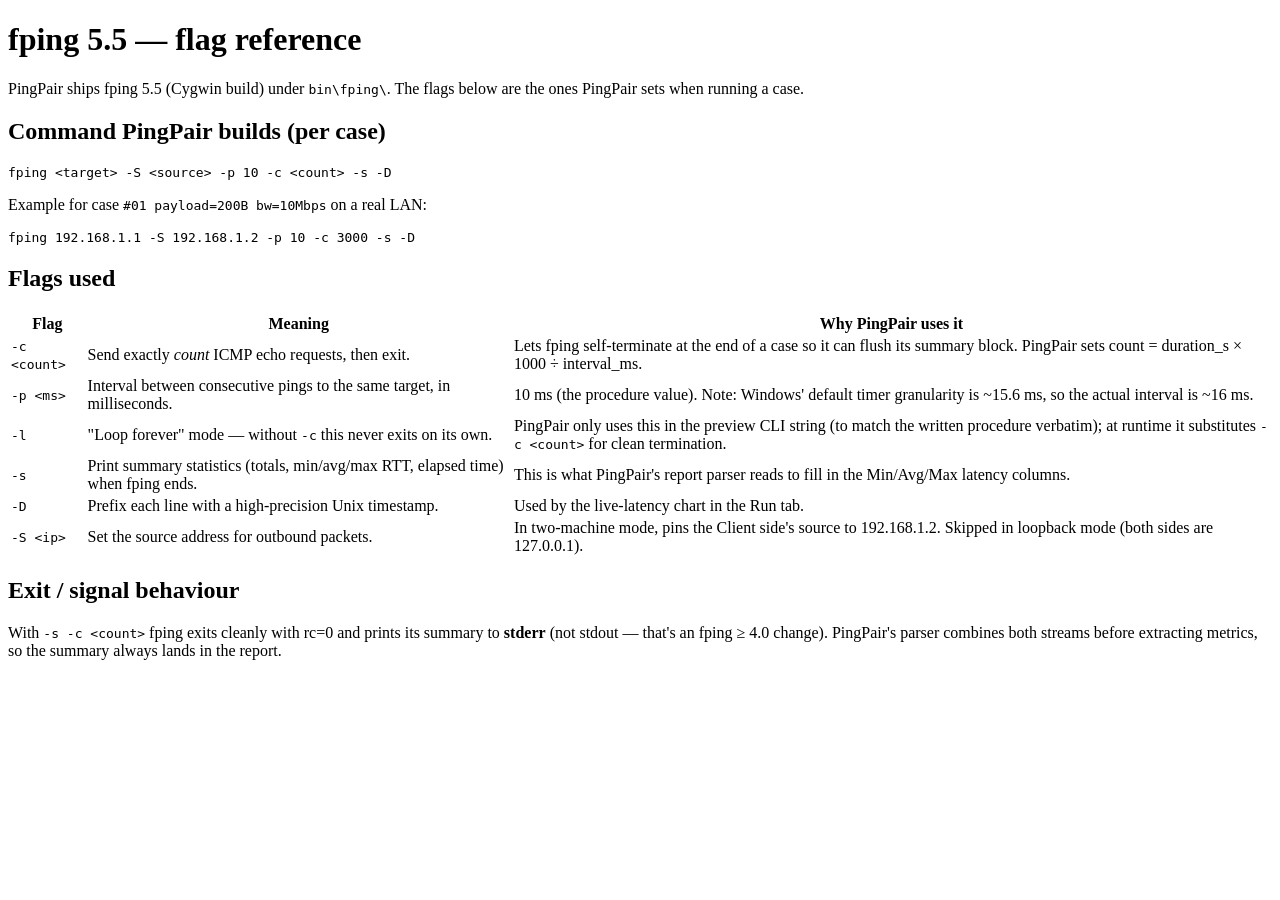
<file: Software/src/pingpair/resources/help/09-fping-reference/index.html>
<!DOCTYPE html>
<html>
<head>
<meta charset="utf-8">
<title>fping reference</title>
</head>
<body>

<h1>fping 5.5 — flag reference</h1>

<p class="lead">
PingPair ships fping 5.5 (Cygwin build) under <tt>bin\fping\</tt>. The flags
below are the ones PingPair sets when running a case.
</p>

<h2>Command PingPair builds (per case)</h2>
<pre>fping &lt;target&gt; -S &lt;source&gt; -p 10 -c &lt;count&gt; -s -D</pre>
<p>Example for case <code>#01 payload=200B bw=10Mbps</code> on a real LAN:</p>
<pre>fping 192.168.1.1 -S 192.168.1.2 -p 10 -c 3000 -s -D</pre>

<h2>Flags used</h2>
<table>
  <tr><th>Flag</th><th>Meaning</th><th>Why PingPair uses it</th></tr>
  <tr><td><tt>-c &lt;count&gt;</tt></td>
      <td>Send exactly <i>count</i> ICMP echo requests, then exit.</td>
      <td>Lets fping self-terminate at the end of a case so it can flush its summary block. PingPair sets count = duration_s &times; 1000 &divide; interval_ms.</td></tr>
  <tr><td><tt>-p &lt;ms&gt;</tt></td>
      <td>Interval between consecutive pings to the same target, in milliseconds.</td>
      <td>10&nbsp;ms (the procedure value). Note: Windows' default timer granularity is ~15.6&nbsp;ms, so the actual interval is ~16&nbsp;ms.</td></tr>
  <tr><td><tt>-l</tt></td>
      <td>"Loop forever" mode — without <tt>-c</tt> this never exits on its own.</td>
      <td>PingPair only uses this in the preview CLI string (to match the written procedure verbatim); at runtime it substitutes <tt>-c &lt;count&gt;</tt> for clean termination.</td></tr>
  <tr><td><tt>-s</tt></td>
      <td>Print summary statistics (totals, min/avg/max RTT, elapsed time) when fping ends.</td>
      <td>This is what PingPair's report parser reads to fill in the Min/Avg/Max latency columns.</td></tr>
  <tr><td><tt>-D</tt></td>
      <td>Prefix each line with a high-precision Unix timestamp.</td>
      <td>Used by the live-latency chart in the Run tab.</td></tr>
  <tr><td><tt>-S &lt;ip&gt;</tt></td>
      <td>Set the source address for outbound packets.</td>
      <td>In two-machine mode, pins the Client side's source to 192.168.1.2. Skipped in loopback mode (both sides are 127.0.0.1).</td></tr>
</table>

<h2>Exit / signal behaviour</h2>
<p>
With <tt>-s -c &lt;count&gt;</tt> fping exits cleanly with rc=0 and prints its
summary to <b>stderr</b> (not stdout — that's an fping &ge; 4.0 change).
PingPair's parser combines both streams before extracting metrics, so the
summary always lands in the report.
</p>

</body>
</html>
</file>
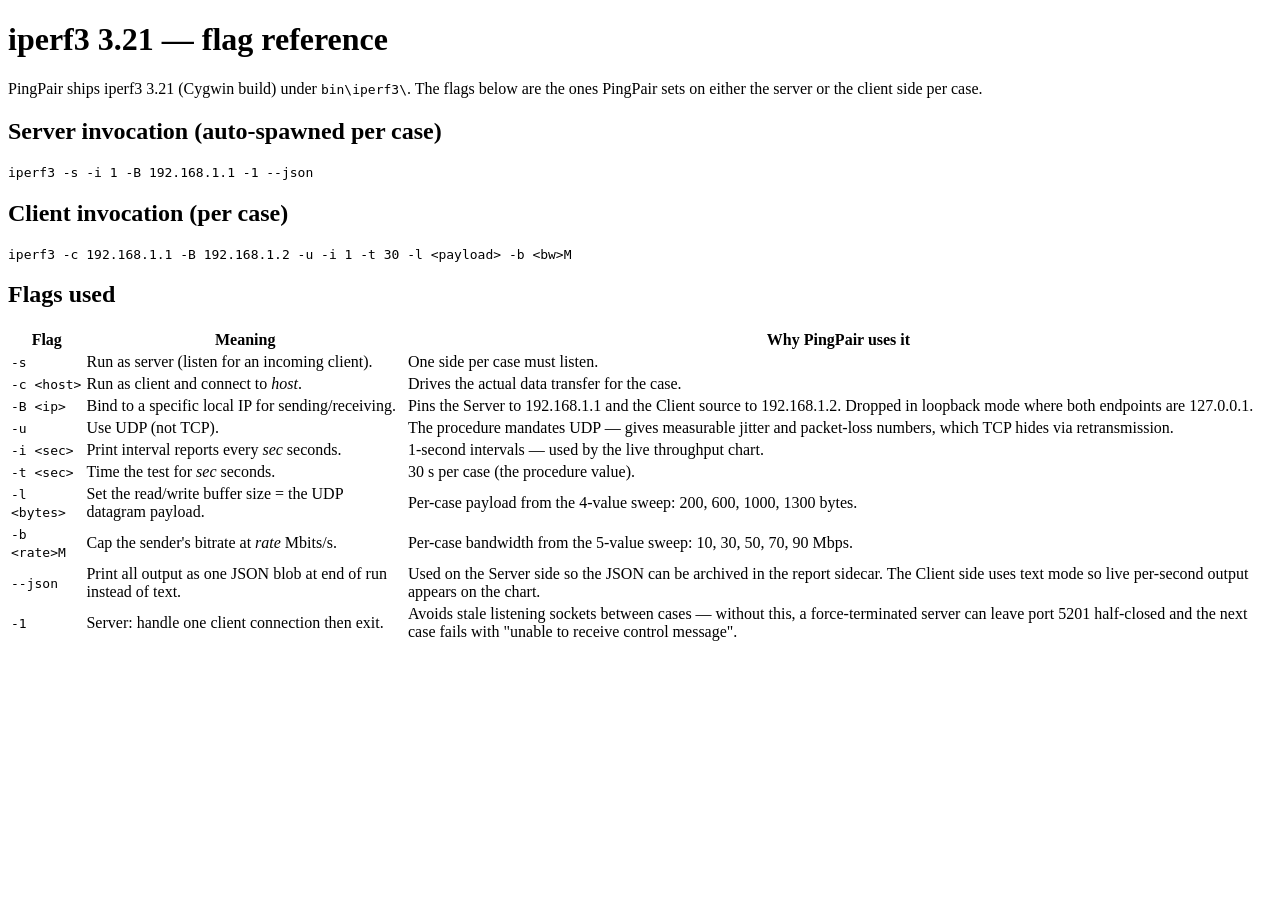
<file: Software/src/pingpair/resources/help/10-iperf3-reference/index.html>
<!DOCTYPE html>
<html>
<head>
<meta charset="utf-8">
<title>iperf3 reference</title>
</head>
<body>

<h1>iperf3 3.21 — flag reference</h1>

<p class="lead">
PingPair ships iperf3 3.21 (Cygwin build) under <tt>bin\iperf3\</tt>. The flags
below are the ones PingPair sets on either the server or the client side per case.
</p>

<h2>Server invocation (auto-spawned per case)</h2>
<pre>iperf3 -s -i 1 -B 192.168.1.1 -1 --json</pre>

<h2>Client invocation (per case)</h2>
<pre>iperf3 -c 192.168.1.1 -B 192.168.1.2 -u -i 1 -t 30 -l &lt;payload&gt; -b &lt;bw&gt;M</pre>

<h2>Flags used</h2>
<table>
  <tr><th>Flag</th><th>Meaning</th><th>Why PingPair uses it</th></tr>
  <tr><td><tt>-s</tt></td>
      <td>Run as server (listen for an incoming client).</td>
      <td>One side per case must listen.</td></tr>
  <tr><td><tt>-c &lt;host&gt;</tt></td>
      <td>Run as client and connect to <i>host</i>.</td>
      <td>Drives the actual data transfer for the case.</td></tr>
  <tr><td><tt>-B &lt;ip&gt;</tt></td>
      <td>Bind to a specific local IP for sending/receiving.</td>
      <td>Pins the Server to 192.168.1.1 and the Client source to 192.168.1.2. Dropped in loopback mode where both endpoints are 127.0.0.1.</td></tr>
  <tr><td><tt>-u</tt></td>
      <td>Use UDP (not TCP).</td>
      <td>The procedure mandates UDP — gives measurable jitter and packet-loss numbers, which TCP hides via retransmission.</td></tr>
  <tr><td><tt>-i &lt;sec&gt;</tt></td>
      <td>Print interval reports every <i>sec</i> seconds.</td>
      <td>1-second intervals — used by the live throughput chart.</td></tr>
  <tr><td><tt>-t &lt;sec&gt;</tt></td>
      <td>Time the test for <i>sec</i> seconds.</td>
      <td>30&nbsp;s per case (the procedure value).</td></tr>
  <tr><td><tt>-l &lt;bytes&gt;</tt></td>
      <td>Set the read/write buffer size = the UDP datagram payload.</td>
      <td>Per-case payload from the 4-value sweep: 200, 600, 1000, 1300 bytes.</td></tr>
  <tr><td><tt>-b &lt;rate&gt;M</tt></td>
      <td>Cap the sender's bitrate at <i>rate</i> Mbits/s.</td>
      <td>Per-case bandwidth from the 5-value sweep: 10, 30, 50, 70, 90 Mbps.</td></tr>
  <tr><td><tt>--json</tt></td>
      <td>Print all output as one JSON blob at end of run instead of text.</td>
      <td>Used on the Server side so the JSON can be archived in the report sidecar. The Client side uses text mode so live per-second output appears on the chart.</td></tr>
  <tr><td><tt>-1</tt></td>
      <td>Server: handle one client connection then exit.</td>
      <td>Avoids stale listening sockets between cases — without this, a force-terminated server can leave port 5201 half-closed and the next case fails with "unable to receive control message".</td></tr>
</table>

</body>
</html>
</file>
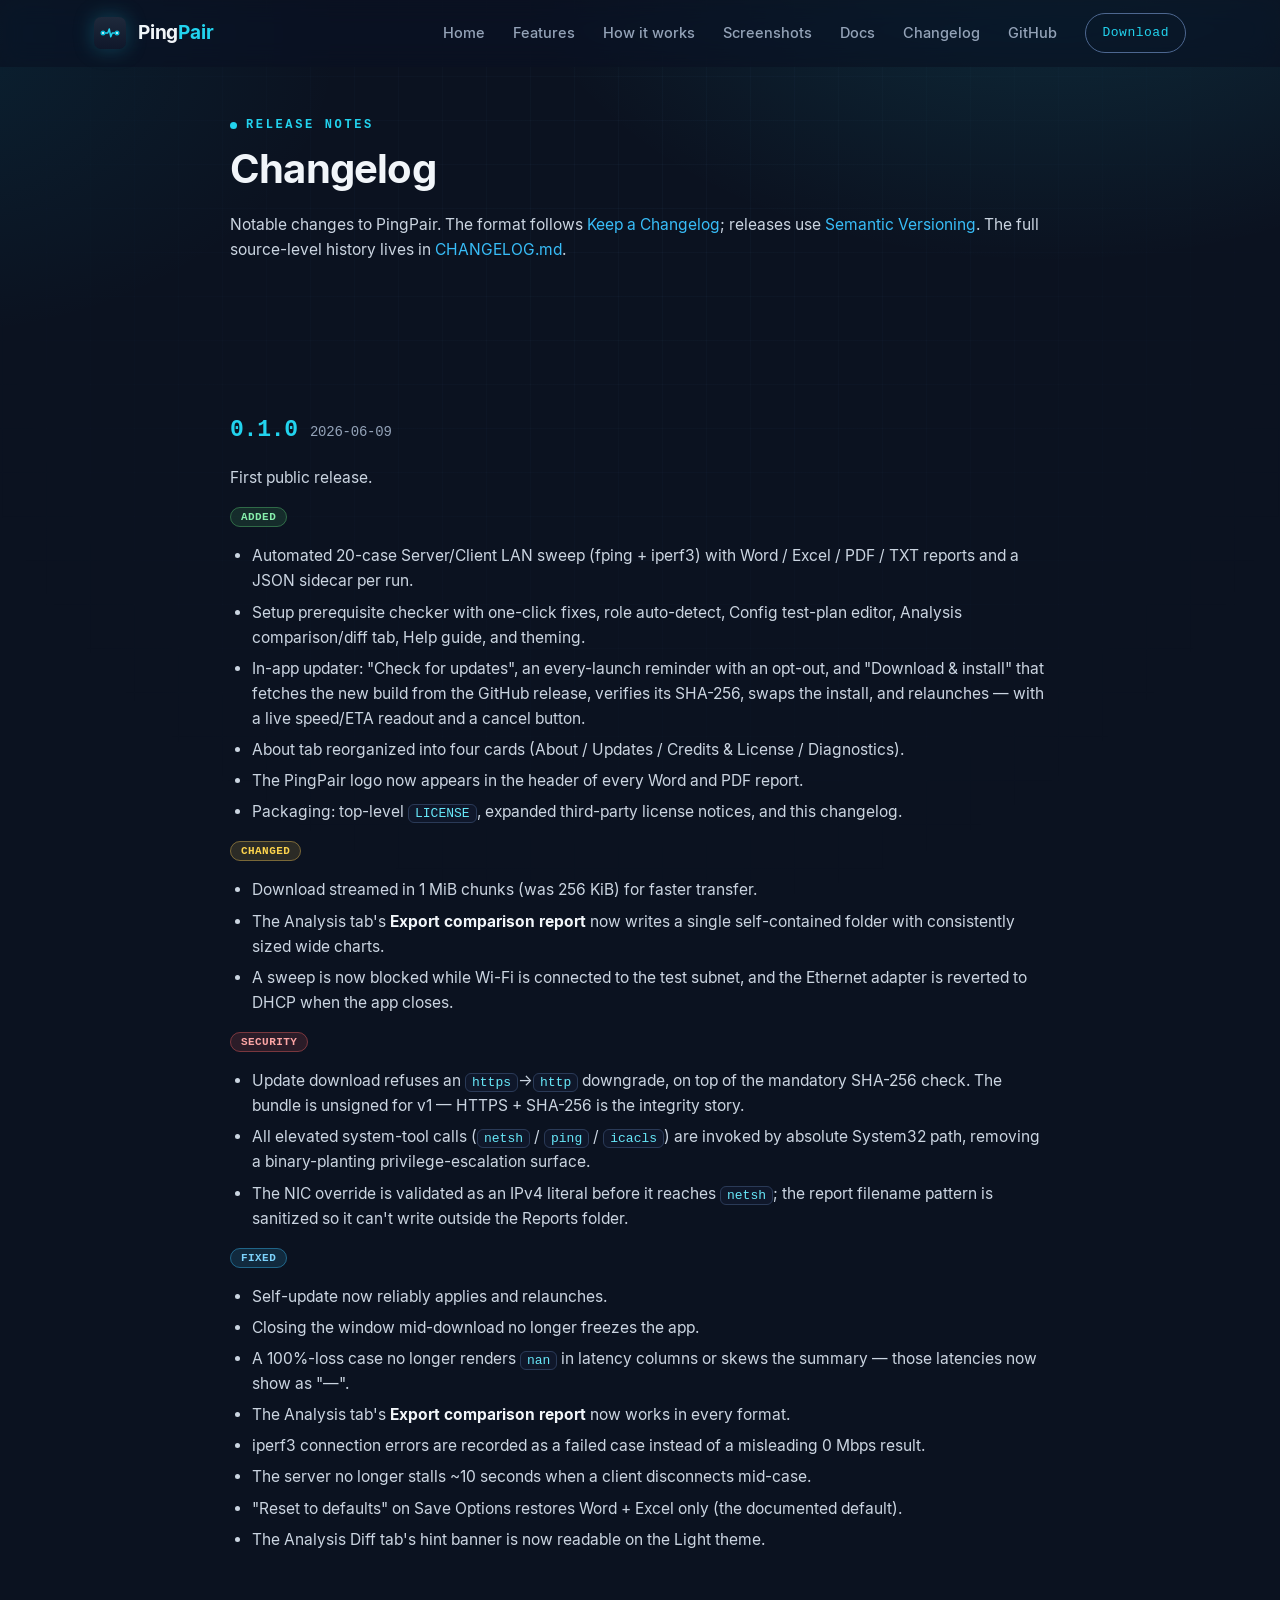
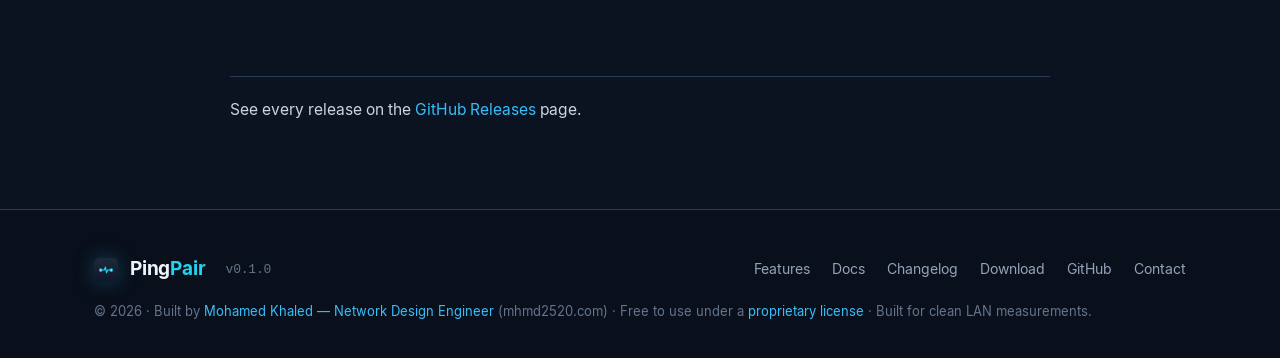
<file: site/changelog.html>
<!DOCTYPE html>
<html lang="en">
<head>
  <meta charset="utf-8" />
  <meta name="viewport" content="width=device-width, initial-scale=1" />
  <title>Changelog — PingPair</title>
  <meta name="description" content="Release history for PingPair, following Keep a Changelog and Semantic Versioning." />
  <link rel="canonical" href="https://www.pingpair.app/changelog.html" />
  <!-- Favicon set generated by publish\make-site-favicons.py (see index.html). -->
  <link rel="icon" type="image/svg+xml" href="/assets/logo.svg" />
  <link rel="icon" type="image/png" sizes="32x32" href="/assets/favicon-32.png" />
  <link rel="icon" type="image/png" sizes="16x16" href="/assets/favicon-16.png" />
  <link rel="icon" type="image/png" sizes="192x192" href="/assets/favicon-192.png" />
  <link rel="icon" type="image/png" sizes="512x512" href="/assets/favicon-512.png" />
  <link rel="icon" type="image/x-icon" href="/favicon.ico" />
  <link rel="shortcut icon" href="/favicon.ico" />
  <link rel="apple-touch-icon" sizes="180x180" href="/assets/apple-touch-icon.png" />
  <meta name="theme-color" content="#0b1220" />
  <meta name="application-name" content="PingPair" />
  <meta name="apple-mobile-web-app-title" content="PingPair" />
  <meta property="og:type" content="article" />
  <meta property="og:title" content="PingPair changelog" />
  <meta property="og:description" content="Release history for PingPair." />
  <meta property="og:url" content="https://www.pingpair.app/changelog.html" />
  <meta property="og:image" content="https://www.pingpair.app/assets/og-card.png" />

  <!-- JSON-LD: same WebSite + SoftwareApplication entities as index.html so
       every page asserts the site/app/author relationship. The author "@id"
       matches the Person "@id" on mhmd2520.com — that's what lets Google merge
       both sites into one entity; don't change or drop it. The
       "softwareVersion"/"downloadUrl" values are rewritten on every release by
       publish\sync-site-release.ps1 (it sweeps every *.html) — keep the keys. -->
  <script type="application/ld+json">
  {
    "@context": "https://schema.org",
    "@type": "WebSite",
    "name": "PingPair",
    "alternateName": "PingPair — Automated LAN Characterization Tool",
    "url": "https://www.pingpair.app/"
  }
  </script>
  <script type="application/ld+json">
  {
    "@context": "https://schema.org",
    "@type": "SoftwareApplication",
    "name": "PingPair",
    "operatingSystem": "Windows 10, Windows 11",
    "applicationCategory": "UtilitiesApplication",
    "description": "PingPair runs the full 20-case latency and throughput test between two Windows laptops with fping and iperf3, then produces a ready-to-file Word, PDF and Excel report. Free to use, runs entirely offline.",
    "url": "https://www.pingpair.app/",
    "image": "https://www.pingpair.app/assets/favicon-512.png",
    "screenshot": "https://www.pingpair.app/assets/img/hero-run.png",
    "softwareVersion": "0.1.0",
    "downloadUrl": "https://github.com/mhmd2520/PingPair/releases/download/v0.1.0/PingPair-0.1.0-win64.zip",
    "releaseNotes": "https://www.pingpair.app/changelog.html",
    "offers": { "@type": "Offer", "price": "0", "priceCurrency": "USD" },
    "author": {
      "@type": "Person",
      "@id": "https://mhmd2520.com/#person",
      "name": "Mohamed Khaled Mohyeldin Naeim",
      "alternateName": "Mohamed Khaled",
      "jobTitle": "Network Design Engineer",
      "url": "https://mhmd2520.com/",
      "sameAs": [
        "https://linkedin.com/in/mhmd2520/",
        "https://github.com/mhmd2520"
      ]
    }
  }
  </script>

  <script>document.documentElement.classList.add("js");</script>
  <link rel="preload" href="assets/fonts/Inter-Regular.woff2" as="font" type="font/woff2" crossorigin />
  <link rel="preload" href="assets/fonts/Inter-SemiBold.woff2" as="font" type="font/woff2" crossorigin />
  <link rel="preload" href="assets/fonts/Inter-Bold.woff2" as="font" type="font/woff2" crossorigin />
  <link rel="stylesheet" href="styles.css" />
</head>
<body>
  <!-- ===================== Header ===================== -->
  <header class="site-header" id="site-header">
    <div class="wrap nav">
      <a class="brand" href="/" aria-label="PingPair home">
        <img src="assets/logo.svg" alt="PingPair logo" />
        <span><span class="word-ping">Ping</span><span class="word-pair">Pair</span></span>
      </a>
      <nav class="nav-links">
        <a href="index.html">Home</a>
        <a href="index.html#features">Features</a>
        <a href="index.html#how">How it works</a>
        <a href="index.html#screenshots">Screenshots</a>
        <a href="docs.html">Docs</a>
        <a href="changelog.html">Changelog</a>
        <a href="https://github.com/mhmd2520/PingPair">GitHub</a>
        <a class="nav-cta" href="index.html#download">Download</a>
      </nav>
    </div>
  </header>

  <main class="wrap doc-main">
    <article class="doc-body" style="max-width: 820px; margin: 0 auto;">
      <span class="eyebrow">Release notes</span>
      <h1>Changelog</h1>
      <p class="doc-lead">Notable changes to PingPair. The format follows
        <a href="https://keepachangelog.com/en/1.1.0/">Keep a Changelog</a>; releases use
        <a href="https://semver.org/spec/v2.0.0.html">Semantic Versioning</a>. The full source-level history
        lives in <a href="https://github.com/mhmd2520/PingPair/blob/main/CHANGELOG.md">CHANGELOG.md</a>.</p>

      <!-- @changelog:start — releases below are kept in sync with CHANGELOG.md -->
      <section class="cl-release">
        <h2><span class="ver">0.1.0</span> <span class="cl-date">2026-06-09</span></h2>
        <p>First public release.</p>

        <div class="cl-group">
          <h3><span class="cl-tag cl-added">Added</span></h3>
          <ul>
            <li>Automated 20-case Server/Client LAN sweep (fping + iperf3) with Word / Excel / PDF / TXT
              reports and a JSON sidecar per run.</li>
            <li>Setup prerequisite checker with one-click fixes, role auto-detect, Config test-plan editor,
              Analysis comparison/diff tab, Help guide, and theming.</li>
            <li>In-app updater: "Check for updates", an every-launch reminder with an opt-out, and
              "Download &amp; install" that fetches the new build from the GitHub release, verifies its
              SHA-256, swaps the install, and relaunches — with a live speed/ETA readout and a cancel button.</li>
            <li>About tab reorganized into four cards (About / Updates / Credits &amp; License / Diagnostics).</li>
            <li>The PingPair logo now appears in the header of every Word and PDF report.</li>
            <li>Packaging: top-level <code>LICENSE</code>, expanded third-party license notices, and this changelog.</li>
          </ul>
        </div>

        <div class="cl-group">
          <h3><span class="cl-tag cl-changed">Changed</span></h3>
          <ul>
            <li>Download streamed in 1 MiB chunks (was 256 KiB) for faster transfer.</li>
            <li>The Analysis tab's <strong>Export comparison report</strong> now writes a single
              self-contained folder with consistently sized wide charts.</li>
            <li>A sweep is now blocked while Wi-Fi is connected to the test subnet, and the Ethernet adapter
              is reverted to DHCP when the app closes.</li>
          </ul>
        </div>

        <div class="cl-group">
          <h3><span class="cl-tag cl-security">Security</span></h3>
          <ul>
            <li>Update download refuses an <code>https</code>→<code>http</code> downgrade, on top of the
              mandatory SHA-256 check. The bundle is unsigned for v1 — HTTPS + SHA-256 is the integrity story.</li>
            <li>All elevated system-tool calls (<code>netsh</code> / <code>ping</code> / <code>icacls</code>)
              are invoked by absolute System32 path, removing a binary-planting privilege-escalation surface.</li>
            <li>The NIC override is validated as an IPv4 literal before it reaches <code>netsh</code>; the
              report filename pattern is sanitized so it can't write outside the Reports folder.</li>
          </ul>
        </div>

        <div class="cl-group">
          <h3><span class="cl-tag cl-fixed">Fixed</span></h3>
          <ul>
            <li>Self-update now reliably applies and relaunches.</li>
            <li>Closing the window mid-download no longer freezes the app.</li>
            <li>A 100%-loss case no longer renders <code>nan</code> in latency columns or skews the summary —
              those latencies now show as "—".</li>
            <li>The Analysis tab's <strong>Export comparison report</strong> now works in every format.</li>
            <li>iperf3 connection errors are recorded as a failed case instead of a misleading 0 Mbps result.</li>
            <li>The server no longer stalls ~10 seconds when a client disconnects mid-case.</li>
            <li>"Reset to defaults" on Save Options restores Word + Excel only (the documented default).</li>
            <li>The Analysis Diff tab's hint banner is now readable on the Light theme.</li>
          </ul>
        </div>
      </section>
      <!-- @changelog:end -->

      <p class="doc-foot-note">
        See every release on the
        <a href="https://github.com/mhmd2520/PingPair/releases">GitHub Releases</a> page.
      </p>
    </article>
  </main>

  <!-- ===================== Footer ===================== -->
  <footer class="site-footer">
    <div class="wrap footer-row">
      <div class="brand">
        <img src="assets/logo.svg" alt="" width="24" height="24" />
        <span><span class="word-ping">Ping</span><span class="word-pair">Pair</span></span>
        <span class="footer-ver">v<!--@ver-->0.1.0<!--/@ver--></span>
      </div>
      <nav class="footer-links">
        <a href="index.html#features">Features</a>
        <a href="docs.html">Docs</a>
        <a href="changelog.html">Changelog</a>
        <a href="index.html#download">Download</a>
        <a href="https://github.com/mhmd2520/PingPair">GitHub</a>
        <a href="mailto:hello@pingpair.app">Contact</a>
      </nav>
    </div>
    <div class="wrap footer-fine">© 2026 · Built by <a href="https://mhmd2520.com/">Mohamed Khaled — Network Design Engineer</a> (mhmd2520.com) · Free to use under a <a href="https://github.com/mhmd2520/PingPair/blob/main/LICENSE">proprietary license</a> · Built for clean LAN measurements.</div>
  </footer>

  <script src="app.js" defer></script>
</body>
</html>
</file>
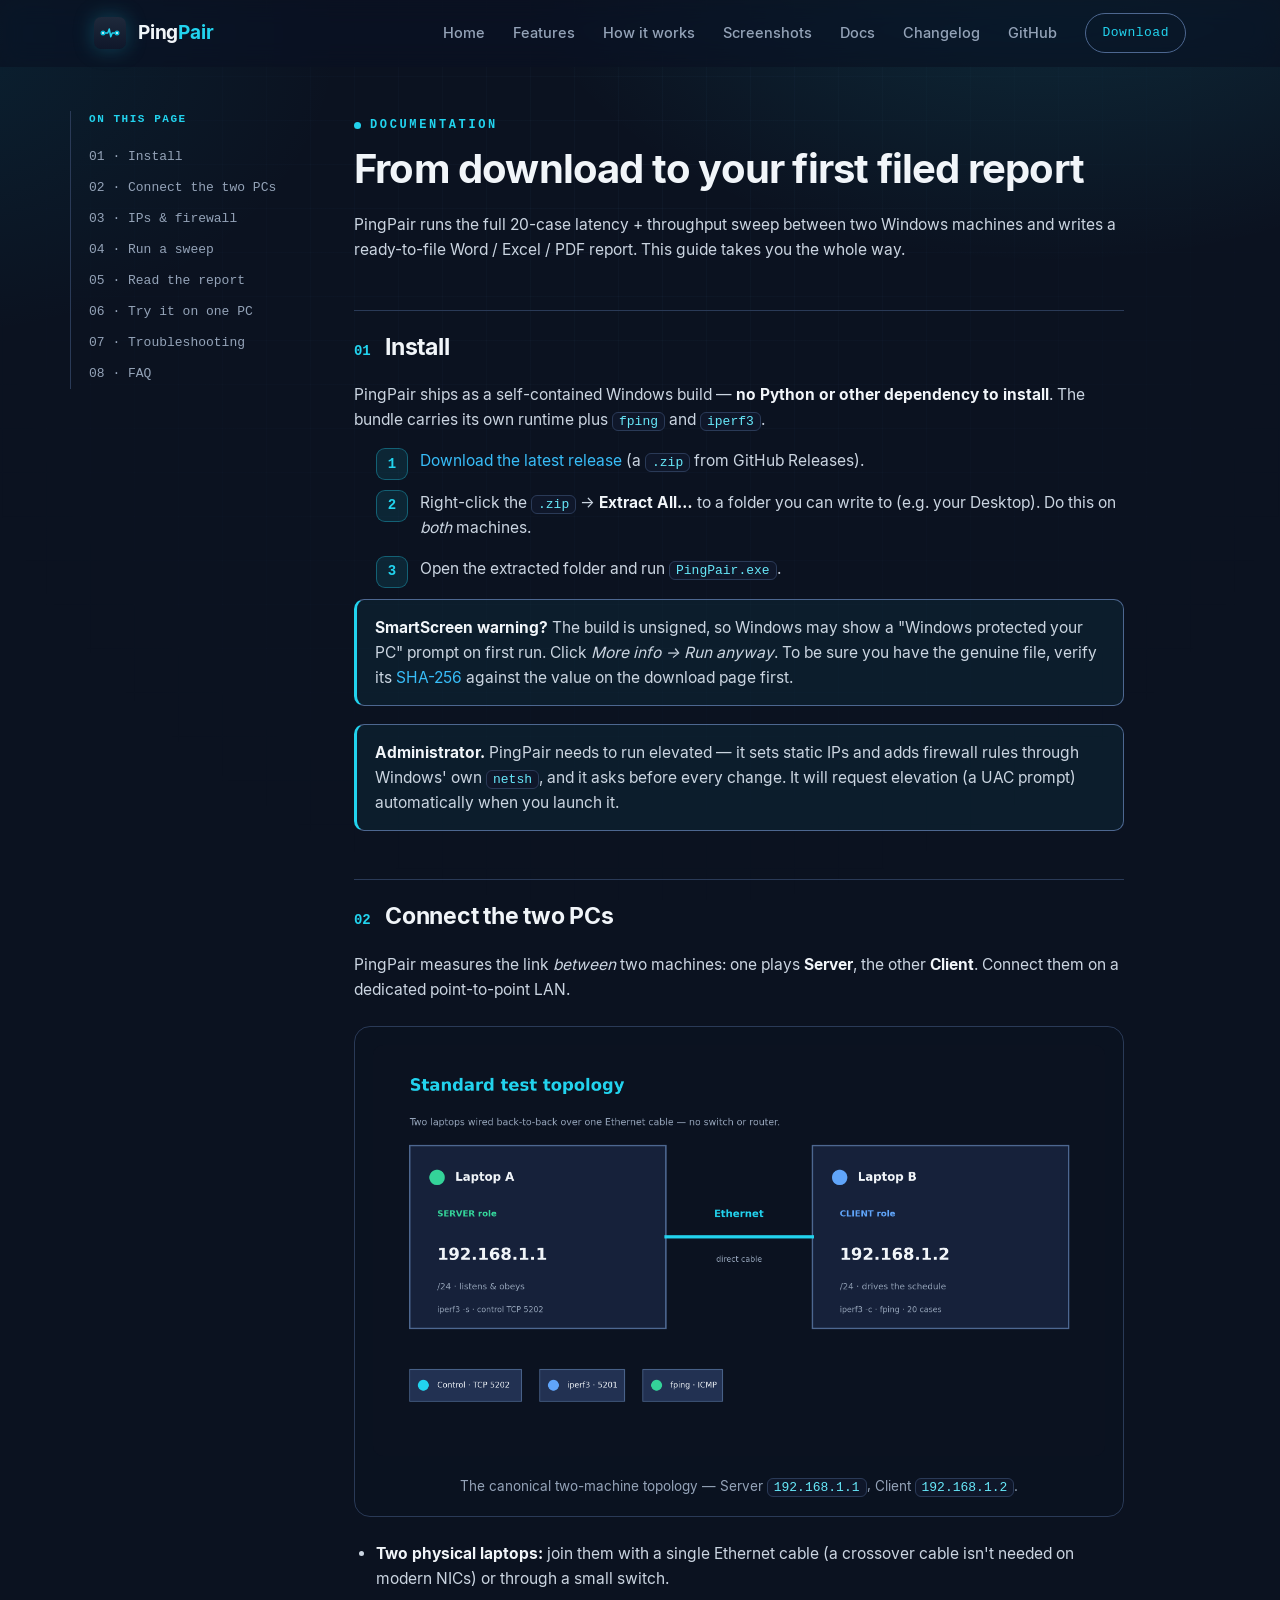
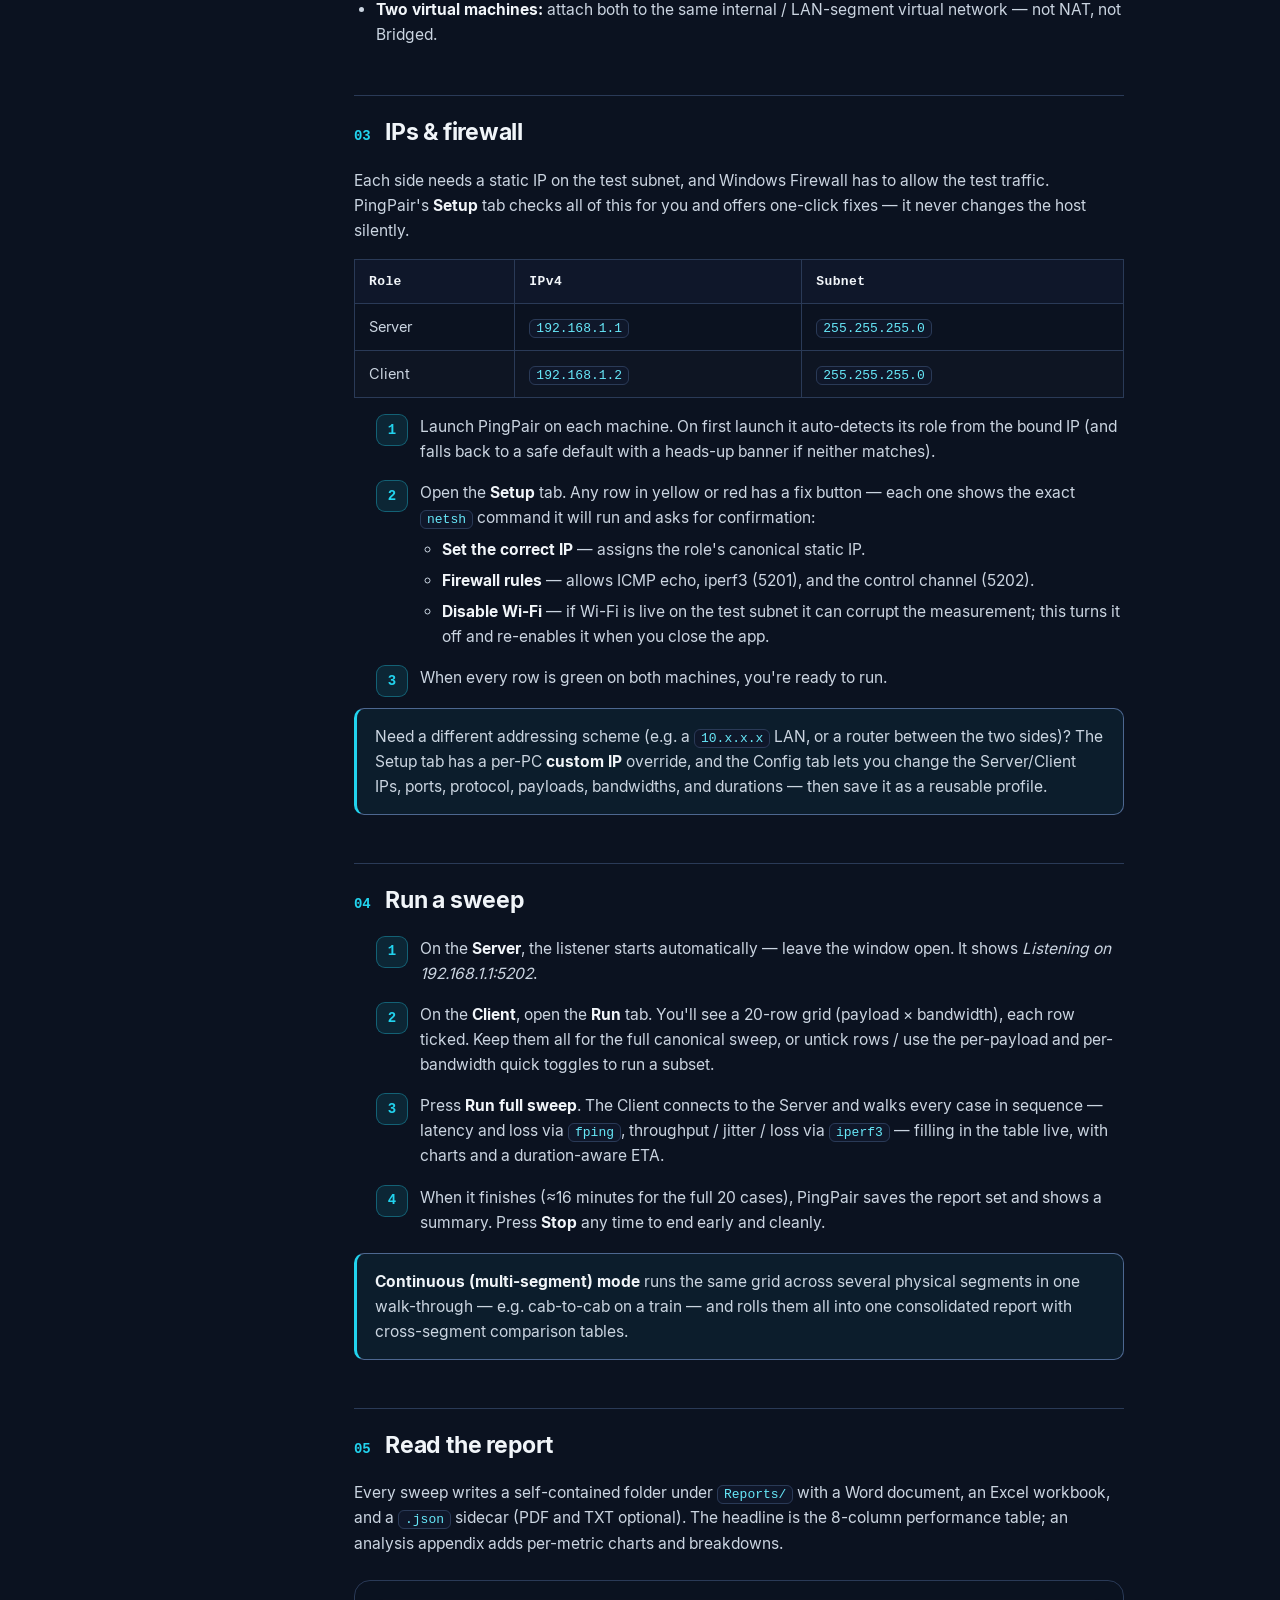
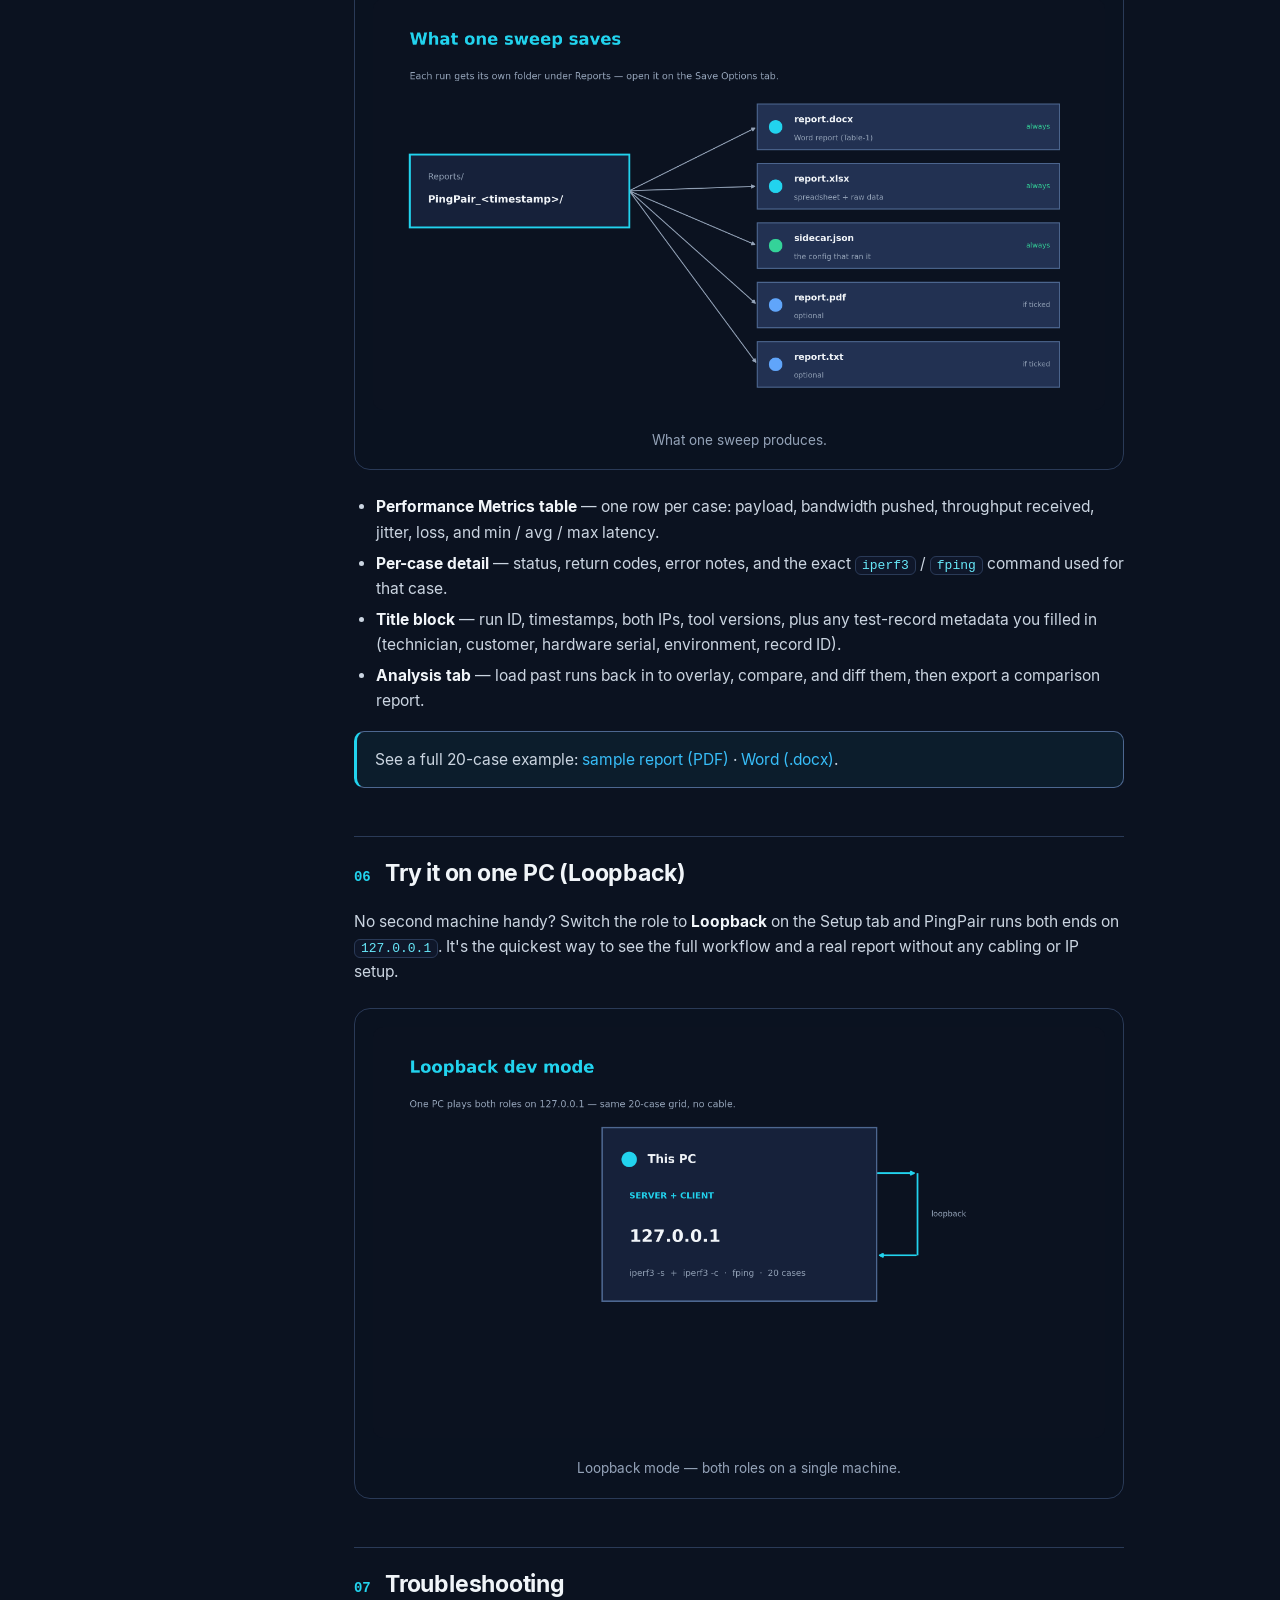
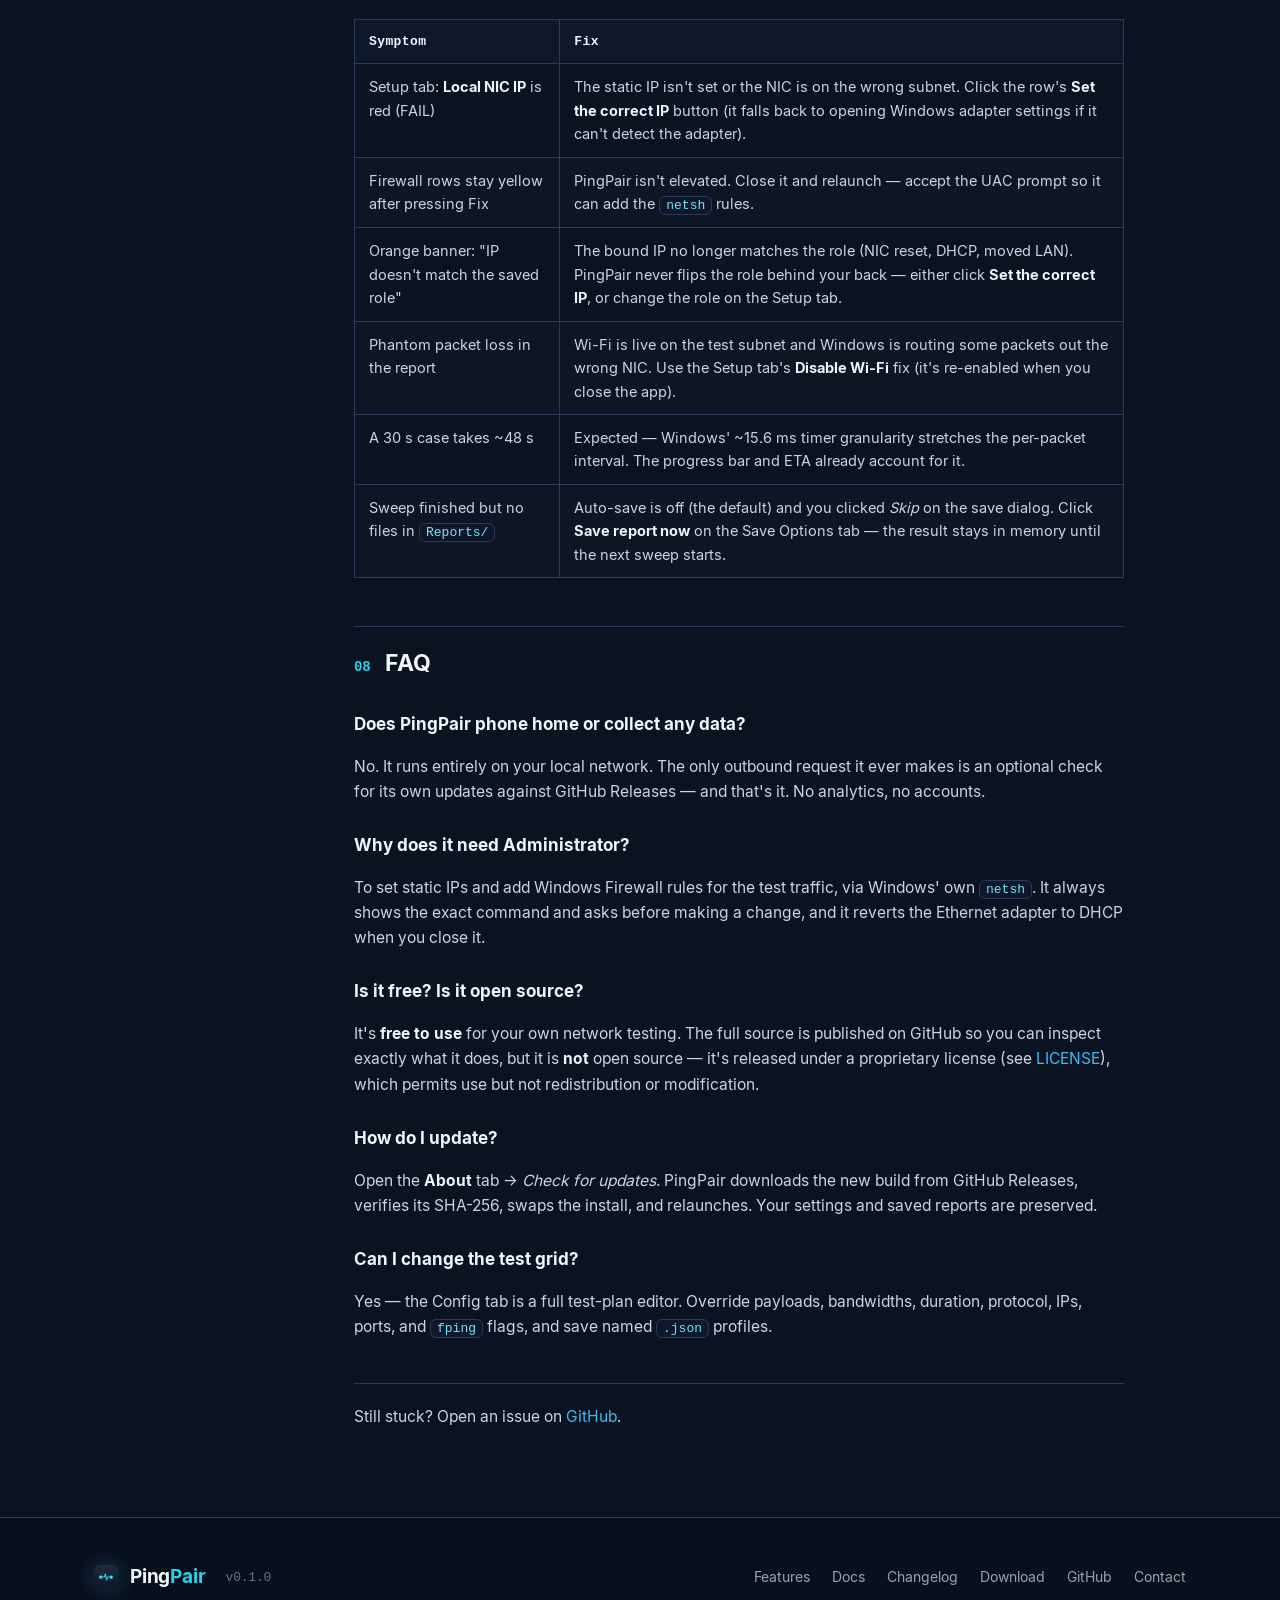
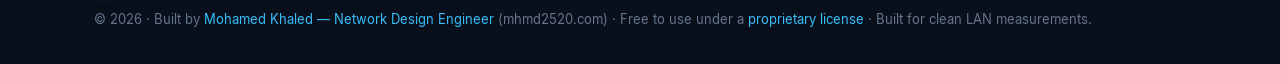
<file: site/docs.html>
<!DOCTYPE html>
<html lang="en">
<head>
  <meta charset="utf-8" />
  <meta name="viewport" content="width=device-width, initial-scale=1" />
  <title>Documentation — PingPair</title>
  <meta name="description" content="How to install PingPair, set up two Windows machines, run the 20-case LAN sweep, and read the report. Plus troubleshooting and FAQ." />
  <link rel="canonical" href="https://www.pingpair.app/docs.html" />
  <!-- Favicon set generated by publish\make-site-favicons.py (see index.html). -->
  <link rel="icon" type="image/svg+xml" href="/assets/logo.svg" />
  <link rel="icon" type="image/png" sizes="32x32" href="/assets/favicon-32.png" />
  <link rel="icon" type="image/png" sizes="16x16" href="/assets/favicon-16.png" />
  <link rel="icon" type="image/png" sizes="192x192" href="/assets/favicon-192.png" />
  <link rel="icon" type="image/png" sizes="512x512" href="/assets/favicon-512.png" />
  <link rel="icon" type="image/x-icon" href="/favicon.ico" />
  <link rel="shortcut icon" href="/favicon.ico" />
  <link rel="apple-touch-icon" sizes="180x180" href="/assets/apple-touch-icon.png" />
  <meta name="theme-color" content="#0b1220" />
  <meta name="application-name" content="PingPair" />
  <meta name="apple-mobile-web-app-title" content="PingPair" />
  <meta property="og:type" content="article" />
  <meta property="og:title" content="PingPair documentation" />
  <meta property="og:description" content="Install, two-PC setup, running a sweep, reading the report, troubleshooting, and FAQ." />
  <meta property="og:url" content="https://www.pingpair.app/docs.html" />
  <meta property="og:image" content="https://www.pingpair.app/assets/og-card.png" />

  <!-- JSON-LD: same WebSite + SoftwareApplication entities as index.html so
       every page asserts the site/app/author relationship. The author "@id"
       matches the Person "@id" on mhmd2520.com — that's what lets Google merge
       both sites into one entity; don't change or drop it. The
       "softwareVersion"/"downloadUrl" values are rewritten on every release by
       publish\sync-site-release.ps1 (it sweeps every *.html) — keep the keys. -->
  <script type="application/ld+json">
  {
    "@context": "https://schema.org",
    "@type": "WebSite",
    "name": "PingPair",
    "alternateName": "PingPair — Automated LAN Characterization Tool",
    "url": "https://www.pingpair.app/"
  }
  </script>
  <script type="application/ld+json">
  {
    "@context": "https://schema.org",
    "@type": "SoftwareApplication",
    "name": "PingPair",
    "operatingSystem": "Windows 10, Windows 11",
    "applicationCategory": "UtilitiesApplication",
    "description": "PingPair runs the full 20-case latency and throughput test between two Windows laptops with fping and iperf3, then produces a ready-to-file Word, PDF and Excel report. Free to use, runs entirely offline.",
    "url": "https://www.pingpair.app/",
    "image": "https://www.pingpair.app/assets/favicon-512.png",
    "screenshot": "https://www.pingpair.app/assets/img/hero-run.png",
    "softwareVersion": "0.1.0",
    "downloadUrl": "https://github.com/mhmd2520/PingPair/releases/download/v0.1.0/PingPair-0.1.0-win64.zip",
    "releaseNotes": "https://www.pingpair.app/changelog.html",
    "offers": { "@type": "Offer", "price": "0", "priceCurrency": "USD" },
    "author": {
      "@type": "Person",
      "@id": "https://mhmd2520.com/#person",
      "name": "Mohamed Khaled Mohyeldin Naeim",
      "alternateName": "Mohamed Khaled",
      "jobTitle": "Network Design Engineer",
      "url": "https://mhmd2520.com/",
      "sameAs": [
        "https://linkedin.com/in/mhmd2520/",
        "https://github.com/mhmd2520"
      ]
    }
  }
  </script>

  <script>document.documentElement.classList.add("js");</script>
  <link rel="preload" href="assets/fonts/Inter-Regular.woff2" as="font" type="font/woff2" crossorigin />
  <link rel="preload" href="assets/fonts/Inter-SemiBold.woff2" as="font" type="font/woff2" crossorigin />
  <link rel="preload" href="assets/fonts/Inter-Bold.woff2" as="font" type="font/woff2" crossorigin />
  <link rel="stylesheet" href="styles.css" />
</head>
<body>
  <!-- ===================== Header ===================== -->
  <header class="site-header" id="site-header">
    <div class="wrap nav">
      <a class="brand" href="/" aria-label="PingPair home">
        <img src="assets/logo.svg" alt="PingPair logo" />
        <span><span class="word-ping">Ping</span><span class="word-pair">Pair</span></span>
      </a>
      <nav class="nav-links">
        <a href="index.html">Home</a>
        <a href="index.html#features">Features</a>
        <a href="index.html#how">How it works</a>
        <a href="index.html#screenshots">Screenshots</a>
        <a href="docs.html">Docs</a>
        <a href="changelog.html">Changelog</a>
        <a href="https://github.com/mhmd2520/PingPair">GitHub</a>
        <a class="nav-cta" href="index.html#download">Download</a>
      </nav>
    </div>
  </header>

  <main class="wrap doc-main">
    <div class="doc-layout">
      <!-- ---- TOC ---- -->
      <aside class="doc-toc">
        <strong>On this page</strong>
        <a href="#install">01 · Install</a>
        <a href="#topology">02 · Connect the two PCs</a>
        <a href="#network">03 · IPs &amp; firewall</a>
        <a href="#run">04 · Run a sweep</a>
        <a href="#report">05 · Read the report</a>
        <a href="#one-pc">06 · Try it on one PC</a>
        <a href="#troubleshooting">07 · Troubleshooting</a>
        <a href="#faq">08 · FAQ</a>
      </aside>

      <!-- ---- Body ---- -->
      <article class="doc-body">
        <span class="eyebrow">Documentation</span>
        <h1>From download to your first filed report</h1>
        <p class="doc-lead">PingPair runs the full 20-case latency + throughput sweep between two Windows
          machines and writes a ready-to-file Word / Excel / PDF report. This guide takes you the whole way.</p>

        <h2 id="install"><span class="sec-no">01</span> Install</h2>
        <p>PingPair ships as a self-contained Windows build — <strong>no Python or other dependency to
          install</strong>. The bundle carries its own runtime plus <code>fping</code> and <code>iperf3</code>.</p>
        <ol class="steps">
          <li><a href="index.html#download">Download the latest release</a> (a <code>.zip</code> from GitHub Releases).</li>
          <li>Right-click the <code>.zip</code> → <strong>Extract All…</strong> to a folder you can write to
            (e.g. your Desktop). Do this on <em>both</em> machines.</li>
          <li>Open the extracted folder and run <code>PingPair.exe</code>.</li>
        </ol>
        <div class="callout">
          <p><strong>SmartScreen warning?</strong> The build is unsigned, so Windows may show a
            "Windows protected your PC" prompt on first run. Click <em>More info → Run anyway</em>. To be sure
            you have the genuine file, verify its <a href="index.html#download">SHA-256</a> against the value on
            the download page first.</p>
        </div>
        <div class="callout">
          <p><strong>Administrator.</strong> PingPair needs to run elevated — it sets static IPs and adds
            firewall rules through Windows' own <code>netsh</code>, and it asks before every change. It will
            request elevation (a UAC prompt) automatically when you launch it.</p>
        </div>

        <h2 id="topology"><span class="sec-no">02</span> Connect the two PCs</h2>
        <p>PingPair measures the link <em>between</em> two machines: one plays <strong>Server</strong>, the
          other <strong>Client</strong>. Connect them on a dedicated point-to-point LAN.</p>
        <div class="doc-fig">
          <img src="assets/img/diagrams/topology.png" alt="Server at 192.168.1.1 connected by Ethernet to Client at 192.168.1.2; Client runs iperf3 and fping each case." loading="lazy" />
          <figcaption>The canonical two-machine topology — Server <code>192.168.1.1</code>, Client <code>192.168.1.2</code>.</figcaption>
        </div>
        <ul>
          <li><strong>Two physical laptops:</strong> join them with a single Ethernet cable (a crossover
            cable isn't needed on modern NICs) or through a small switch.</li>
          <li><strong>Two virtual machines:</strong> attach both to the same internal / LAN-segment virtual
            network — not NAT, not Bridged.</li>
        </ul>

        <h2 id="network"><span class="sec-no">03</span> IPs &amp; firewall</h2>
        <p>Each side needs a static IP on the test subnet, and Windows Firewall has to allow the test
          traffic. PingPair's <strong>Setup</strong> tab checks all of this for you and offers one-click
          fixes — it never changes the host silently.</p>
        <table>
          <thead><tr><th>Role</th><th>IPv4</th><th>Subnet</th></tr></thead>
          <tbody>
            <tr><td>Server</td><td><code>192.168.1.1</code></td><td><code>255.255.255.0</code></td></tr>
            <tr><td>Client</td><td><code>192.168.1.2</code></td><td><code>255.255.255.0</code></td></tr>
          </tbody>
        </table>
        <ol class="steps">
          <li>Launch PingPair on each machine. On first launch it auto-detects its role from the bound IP
            (and falls back to a safe default with a heads-up banner if neither matches).</li>
          <li>Open the <strong>Setup</strong> tab. Any row in yellow or red has a fix button — each one shows
            the exact <code>netsh</code> command it will run and asks for confirmation:
            <ul>
              <li><strong>Set the correct IP</strong> — assigns the role's canonical static IP.</li>
              <li><strong>Firewall rules</strong> — allows ICMP echo, iperf3 (5201), and the control channel (5202).</li>
              <li><strong>Disable Wi-Fi</strong> — if Wi-Fi is live on the test subnet it can corrupt the
                measurement; this turns it off and re-enables it when you close the app.</li>
            </ul>
          </li>
          <li>When every row is green on both machines, you're ready to run.</li>
        </ol>
        <div class="callout">
          <p>Need a different addressing scheme (e.g. a <code>10.x.x.x</code> LAN, or a router between the two
            sides)? The Setup tab has a per-PC <strong>custom IP</strong> override, and the Config tab lets you
            change the Server/Client IPs, ports, protocol, payloads, bandwidths, and durations — then save it
            as a reusable profile.</p>
        </div>

        <h2 id="run"><span class="sec-no">04</span> Run a sweep</h2>
        <ol class="steps">
          <li>On the <strong>Server</strong>, the listener starts automatically — leave the window open. It
            shows <em>Listening on 192.168.1.1:5202</em>.</li>
          <li>On the <strong>Client</strong>, open the <strong>Run</strong> tab. You'll see a 20-row grid
            (payload × bandwidth), each row ticked. Keep them all for the full canonical sweep, or untick
            rows / use the per-payload and per-bandwidth quick toggles to run a subset.</li>
          <li>Press <strong>Run full sweep</strong>. The Client connects to the Server and walks every case in
            sequence — latency and loss via <code>fping</code>, throughput / jitter / loss via
            <code>iperf3</code> — filling in the table live, with charts and a duration-aware ETA.</li>
          <li>When it finishes (≈16 minutes for the full 20 cases), PingPair saves the report set and shows a
            summary. Press <strong>Stop</strong> any time to end early and cleanly.</li>
        </ol>
        <div class="callout">
          <p><strong>Continuous (multi-segment) mode</strong> runs the same grid across several physical
            segments in one walk-through — e.g. cab-to-cab on a train — and rolls them all into one
            consolidated report with cross-segment comparison tables.</p>
        </div>

        <h2 id="report"><span class="sec-no">05</span> Read the report</h2>
        <p>Every sweep writes a self-contained folder under <code>Reports/</code> with a Word document, an
          Excel workbook, and a <code>.json</code> sidecar (PDF and TXT optional). The headline is the
          8-column performance table; an analysis appendix adds per-metric charts and breakdowns.</p>
        <div class="doc-fig">
          <img src="assets/img/diagrams/report-artifacts.png" alt="A sweep produces a Word document, an Excel workbook, a JSON sidecar, and optional PDF/TXT." loading="lazy" />
          <figcaption>What one sweep produces.</figcaption>
        </div>
        <ul>
          <li><strong>Performance Metrics table</strong> — one row per case: payload, bandwidth pushed,
            throughput received, jitter, loss, and min / avg / max latency.</li>
          <li><strong>Per-case detail</strong> — status, return codes, error notes, and the exact
            <code>iperf3</code> / <code>fping</code> command used for that case.</li>
          <li><strong>Title block</strong> — run ID, timestamps, both IPs, tool versions, plus any test-record
            metadata you filled in (technician, customer, hardware serial, environment, record ID).</li>
          <li><strong>Analysis tab</strong> — load past runs back in to overlay, compare, and diff them, then
            export a comparison report.</li>
        </ul>
        <div class="callout">
          <p>See a full 20-case example:
            <a href="assets/sample/PingPair-sample-report.pdf" target="_blank" rel="noopener">sample report (PDF)</a>
            · <a href="assets/sample/PingPair-sample-report.docx" download>Word (.docx)</a>.</p>
        </div>

        <h2 id="one-pc"><span class="sec-no">06</span> Try it on one PC (Loopback)</h2>
        <p>No second machine handy? Switch the role to <strong>Loopback</strong> on the Setup tab and PingPair
          runs both ends on <code>127.0.0.1</code>. It's the quickest way to see the full workflow and a real
          report without any cabling or IP setup.</p>
        <div class="doc-fig">
          <img src="assets/img/diagrams/topology-loopback.png" alt="Loopback mode runs both Server and Client roles on 127.0.0.1 on a single PC." loading="lazy" />
          <figcaption>Loopback mode — both roles on a single machine.</figcaption>
        </div>

        <h2 id="troubleshooting"><span class="sec-no">07</span> Troubleshooting</h2>
        <table>
          <thead><tr><th>Symptom</th><th>Fix</th></tr></thead>
          <tbody>
            <tr>
              <td>Setup tab: <strong>Local NIC IP</strong> is red (FAIL)</td>
              <td>The static IP isn't set or the NIC is on the wrong subnet. Click the row's
                <strong>Set the correct IP</strong> button (it falls back to opening Windows adapter settings
                if it can't detect the adapter).</td>
            </tr>
            <tr>
              <td>Firewall rows stay yellow after pressing Fix</td>
              <td>PingPair isn't elevated. Close it and relaunch — accept the UAC prompt so it can add the
                <code>netsh</code> rules.</td>
            </tr>
            <tr>
              <td>Orange banner: "IP doesn't match the saved role"</td>
              <td>The bound IP no longer matches the role (NIC reset, DHCP, moved LAN). PingPair never flips
                the role behind your back — either click <strong>Set the correct IP</strong>, or change the
                role on the Setup tab.</td>
            </tr>
            <tr>
              <td>Phantom packet loss in the report</td>
              <td>Wi-Fi is live on the test subnet and Windows is routing some packets out the wrong NIC. Use
                the Setup tab's <strong>Disable Wi-Fi</strong> fix (it's re-enabled when you close the app).</td>
            </tr>
            <tr>
              <td>A 30 s case takes ~48 s</td>
              <td>Expected — Windows' ~15.6 ms timer granularity stretches the per-packet interval. The
                progress bar and ETA already account for it.</td>
            </tr>
            <tr>
              <td>Sweep finished but no files in <code>Reports/</code></td>
              <td>Auto-save is off (the default) and you clicked <em>Skip</em> on the save dialog. Click
                <strong>Save report now</strong> on the Save Options tab — the result stays in memory until the
                next sweep starts.</td>
            </tr>
          </tbody>
        </table>

        <h2 id="faq"><span class="sec-no">08</span> FAQ</h2>
        <h3>Does PingPair phone home or collect any data?</h3>
        <p>No. It runs entirely on your local network. The only outbound request it ever makes is an optional
          check for its own updates against GitHub Releases — and that's it. No analytics, no accounts.</p>

        <h3>Why does it need Administrator?</h3>
        <p>To set static IPs and add Windows Firewall rules for the test traffic, via Windows' own
          <code>netsh</code>. It always shows the exact command and asks before making a change, and it
          reverts the Ethernet adapter to DHCP when you close it.</p>

        <h3>Is it free? Is it open source?</h3>
        <p>It's <strong>free to use</strong> for your own network testing. The full source is published on
          GitHub so you can inspect exactly what it does, but it is <strong>not</strong> open source — it's
          released under a proprietary license (see <a href="https://github.com/mhmd2520/PingPair/blob/main/LICENSE">LICENSE</a>),
          which permits use but not redistribution or modification.</p>

        <h3>How do I update?</h3>
        <p>Open the <strong>About</strong> tab → <em>Check for updates</em>. PingPair downloads the new build
          from GitHub Releases, verifies its SHA-256, swaps the install, and relaunches. Your settings and
          saved reports are preserved.</p>

        <h3>Can I change the test grid?</h3>
        <p>Yes — the Config tab is a full test-plan editor. Override payloads, bandwidths, duration, protocol,
          IPs, ports, and <code>fping</code> flags, and save named <code>.json</code> profiles.</p>

        <p class="doc-foot-note">Still stuck? Open an issue on
          <a href="https://github.com/mhmd2520/PingPair/issues">GitHub</a>.</p>
      </article>
    </div>
  </main>

  <!-- ===================== Footer ===================== -->
  <footer class="site-footer">
    <div class="wrap footer-row">
      <div class="brand">
        <img src="assets/logo.svg" alt="" width="24" height="24" />
        <span><span class="word-ping">Ping</span><span class="word-pair">Pair</span></span>
        <span class="footer-ver">v<!--@ver-->0.1.0<!--/@ver--></span>
      </div>
      <nav class="footer-links">
        <a href="index.html#features">Features</a>
        <a href="docs.html">Docs</a>
        <a href="changelog.html">Changelog</a>
        <a href="index.html#download">Download</a>
        <a href="https://github.com/mhmd2520/PingPair">GitHub</a>
        <a href="mailto:hello@pingpair.app">Contact</a>
      </nav>
    </div>
    <div class="wrap footer-fine">© 2026 · Built by <a href="https://mhmd2520.com/">Mohamed Khaled — Network Design Engineer</a> (mhmd2520.com) · Free to use under a <a href="https://github.com/mhmd2520/PingPair/blob/main/LICENSE">proprietary license</a> · Built for clean LAN measurements.</div>
  </footer>

  <script src="app.js" defer></script>
</body>
</html>
</file>
<file: site/styles.css>
/* ============================================================================
   PingPair website — "Signal Instrument" design system.

   PingPair is a LAN measurement tool, so the site reads like an instrument:
   a dark oscilloscope panel with a cyan signal traveling the Server↔Client
   link. The brand palette mirrors the app's Dark theme
   (pingpair/theme.py PALETTES["dark"]) and logo.svg so the site and the app
   read as one product.

     Slate   #0b1220 / #16213a / #1b2942
     Cyan    #22d3ee / #67e8f9 / #0891b2   (the one sharp accent)

   Typography: Inter (bundled — the same face the app ships) carries body/UI;
   a monospace stack carries the technical "readout" voice (eyebrows, metrics,
   version chips). No external CDNs — every asset is local.
   ========================================================================= */

/* ---- Bundled Inter (same face the app ships; no external CDN) ----
   Latin-subset WOFF2 (~39 KB/weight vs ~410 KB full TTF) built from the
   app's TTFs (Software/src/pingpair/resources/fonts/) via
   `python -m fontTools.subset … --flavor=woff2` — see site/README.md. */
@font-face {
  font-family: "Inter";
  font-style: normal;
  font-weight: 400;
  font-display: swap;
  src: url("assets/fonts/Inter-Regular.woff2") format("woff2");
}
@font-face {
  font-family: "Inter";
  font-style: normal;
  font-weight: 500;
  font-display: swap;
  src: url("assets/fonts/Inter-Medium.woff2") format("woff2");
}
@font-face {
  font-family: "Inter";
  font-style: normal;
  font-weight: 600;
  font-display: swap;
  src: url("assets/fonts/Inter-SemiBold.woff2") format("woff2");
}
@font-face {
  font-family: "Inter";
  font-style: normal;
  font-weight: 700;
  font-display: swap;
  src: url("assets/fonts/Inter-Bold.woff2") format("woff2");
}

/* ============================ Design tokens ============================== */
:root {
  /* Surfaces */
  --bg: #0b1220;
  --bg-soft: #0f172a;
  --surface: #16213a;
  --card: #1b2942;
  --card-2: #16223c;
  --border: #2a3a57;
  --border-strong: #4d6790;

  /* Ink */
  --text: #f1f5f9;
  --subtext: #94a3b8;
  --muted: #64748b;

  /* Cyan signal */
  --accent: #22d3ee;
  --accent-hover: #67e8f9;
  --accent-press: #0891b2;
  --accent-deep: #06b6d4;
  --link: #38bdf8;
  --on-accent: #06283a;

  /* Glow / shadow */
  --glow: rgba(34, 211, 238, 0.55);
  --shadow-lg: 0 30px 80px rgba(2, 6, 16, 0.6);
  --shadow-md: 0 18px 44px rgba(2, 6, 16, 0.45);

  /* Type */
  --sans: "Inter", system-ui, -apple-system, "Segoe UI", Roboto, sans-serif;
  --mono: ui-monospace, "Cascadia Code", "JetBrains Mono", "SF Mono",
    "Roboto Mono", Menlo, Consolas, monospace;

  /* Rhythm */
  --radius: 16px;
  --radius-sm: 10px;
  --radius-lg: 22px;
  --maxw: 1140px;
  --gutter: 24px;

  /* Motion */
  --ease: cubic-bezier(0.22, 1, 0.36, 1);
  --reveal-dur: 0.7s;
}

* { box-sizing: border-box; }

html { scroll-behavior: smooth; }

body {
  margin: 0;
  font-family: var(--sans);
  color: var(--text);
  background: var(--bg);
  line-height: 1.62;
  -webkit-font-smoothing: antialiased;
  text-rendering: optimizeLegibility;
  overflow-x: hidden;
}

/* Instrument atmosphere: a fixed scope-graticule grid + two cyan phosphor
   glows, painted behind everything. Pointer-events off so it never blocks. */
body::before {
  content: "";
  position: fixed;
  inset: 0;
  z-index: -2;
  background:
    radial-gradient(900px 560px at 82% -8%, rgba(34, 211, 238, 0.14), transparent 60%),
    radial-gradient(720px 520px at -6% 4%, rgba(8, 145, 178, 0.12), transparent 58%),
    var(--bg);
}
body::after {
  content: "";
  position: fixed;
  inset: 0;
  z-index: -1;
  pointer-events: none;
  background-image:
    linear-gradient(rgba(80, 130, 180, 0.05) 1px, transparent 1px),
    linear-gradient(90deg, rgba(80, 130, 180, 0.05) 1px, transparent 1px);
  background-size: 44px 44px;
  background-position: center;
  -webkit-mask-image: radial-gradient(circle at 50% 22%, #000 0%, transparent 78%);
  mask-image: radial-gradient(circle at 50% 22%, #000 0%, transparent 78%);
}

a { color: var(--link); text-decoration: none; transition: color 0.15s ease; }
a:hover { color: var(--accent-hover); }

img { max-width: 100%; }

.wrap { max-width: var(--maxw); margin: 0 auto; padding: 0 var(--gutter); }

/* Monospace "instrument readout" eyebrow above section heads */
.eyebrow {
  display: inline-flex;
  align-items: center;
  gap: 9px;
  font-family: var(--mono);
  font-size: 12px;
  font-weight: 600;
  letter-spacing: 0.22em;
  text-transform: uppercase;
  color: var(--accent);
}
.eyebrow::before {
  content: "";
  width: 7px;
  height: 7px;
  border-radius: 50%;
  background: var(--accent);
  box-shadow: 0 0 0 0 var(--glow);
  animation: blip 2.6s var(--ease) infinite;
}
@keyframes blip {
  0%, 100% { box-shadow: 0 0 0 0 rgba(34, 211, 238, 0.5); }
  50% { box-shadow: 0 0 0 6px rgba(34, 211, 238, 0); }
}

/* ============================ Header / nav ============================== */
.site-header {
  position: sticky;
  top: 0;
  z-index: 40;
  backdrop-filter: blur(12px) saturate(140%);
  background: rgba(11, 18, 32, 0.66);
  border-bottom: 1px solid transparent;
  transition: background 0.2s ease, border-color 0.2s ease;
}
.site-header.scrolled {
  background: rgba(9, 15, 27, 0.86);
  border-bottom-color: var(--border);
}
.nav {
  display: flex;
  align-items: center;
  justify-content: space-between;
  height: 66px;
}
.brand { display: flex; align-items: center; gap: 12px; font-size: 19px; letter-spacing: -0.01em; }
.brand img { width: 32px; height: 32px; display: block; filter: drop-shadow(0 0 10px rgba(34, 211, 238, 0.25)); }
.brand .word-ping { color: var(--text); font-weight: 700; }
.brand .word-pair { color: var(--accent); font-weight: 700; }
.nav-links { display: flex; align-items: center; gap: 28px; }
.nav-links a { color: var(--subtext); font-weight: 500; font-size: 14.5px; position: relative; }
.nav-links a:hover { color: var(--text); }
.nav-links a:not(.nav-cta)::after {
  content: "";
  position: absolute;
  left: 0;
  right: 0;
  bottom: -6px;
  height: 2px;
  border-radius: 2px;
  background: var(--accent);
  transform: scaleX(0);
  transform-origin: left;
  transition: transform 0.18s ease;
}
.nav-links a.is-active { color: var(--text); }
.nav-links a:not(.nav-cta).is-active::after { transform: scaleX(1); }
.nav-links a.nav-cta.is-active { border-color: var(--accent); background: rgba(34, 211, 238, 0.08); }
.nav-links a.nav-cta {
  color: var(--accent);
  font-family: var(--mono);
  font-size: 13px;
  letter-spacing: 0.04em;
  padding: 8px 16px;
  border: 1px solid var(--border-strong);
  border-radius: 999px;
  transition: border-color 0.15s ease, color 0.15s ease, background 0.15s ease;
}
.nav-links a.nav-cta:hover { border-color: var(--accent); background: rgba(34, 211, 238, 0.08); color: var(--accent-hover); }

/* ============================== Buttons ================================= */
.btn {
  display: inline-flex;
  align-items: center;
  gap: 10px;
  padding: 13px 22px;
  border-radius: var(--radius-sm);
  font-weight: 600;
  font-size: 15px;
  border: 1px solid transparent;
  cursor: pointer;
  transition: transform 0.08s ease, background 0.15s ease, border-color 0.15s ease,
    box-shadow 0.2s ease, color 0.15s ease;
}
.btn:active { transform: translateY(1px); }
.btn-primary {
  background: linear-gradient(180deg, var(--accent-hover), var(--accent));
  color: var(--on-accent);
  box-shadow: 0 10px 30px rgba(34, 211, 238, 0.22), inset 0 1px 0 rgba(255, 255, 255, 0.35);
}
.btn-primary:hover {
  color: var(--on-accent);
  box-shadow: 0 14px 38px rgba(34, 211, 238, 0.36), inset 0 1px 0 rgba(255, 255, 255, 0.45);
}
.btn-ghost { background: rgba(255, 255, 255, 0.02); color: var(--text); border-color: var(--border-strong); }
.btn-ghost:hover { border-color: var(--accent); color: var(--accent-hover); background: rgba(34, 211, 238, 0.06); }
.btn-lg { padding: 16px 28px; font-size: 16.5px; }

/* =============================== Hero ================================== */
/* scroll-margin > header height: the #home anchor jump clamps to scrollY 0. */
.hero { padding: 78px 0 26px; position: relative; scroll-margin-top: 100px; }
.hero-grid {
  display: grid;
  grid-template-columns: 1.02fr 1.1fr;
  gap: 52px;
  align-items: center;
}
.pill {
  display: inline-flex;
  align-items: center;
  gap: 8px;
  font-family: var(--mono);
  font-size: 12px;
  font-weight: 600;
  letter-spacing: 0.12em;
  text-transform: uppercase;
  color: var(--accent);
  background: rgba(34, 211, 238, 0.08);
  border: 1px solid rgba(34, 211, 238, 0.32);
  padding: 6px 14px;
  border-radius: 999px;
  margin-bottom: 24px;
}
.pill .dot {
  width: 7px; height: 7px; border-radius: 50%;
  background: #57c970;
  box-shadow: 0 0 8px #57c970;
}
.hero h1 {
  font-size: clamp(38px, 5.2vw, 60px);
  line-height: 1.04;
  margin: 0 0 20px;
  letter-spacing: -0.03em;
  font-weight: 700;
}
.hero h1 .accent {
  color: var(--accent);
  text-shadow: 0 0 34px rgba(34, 211, 238, 0.4);
}
.hero p.lead { font-size: clamp(17px, 1.5vw, 20px); color: var(--subtext); margin: 0 0 32px; max-width: 40ch; }
.hero-cta { display: flex; gap: 14px; flex-wrap: wrap; }
.hero-sub { margin-top: 18px; font-family: var(--mono); font-size: 12.5px; letter-spacing: 0.02em; color: var(--muted); }
.hero-sub b { color: var(--subtext); font-weight: 600; }

/* The product screenshot, framed like an instrument readout with corner ticks */
.scope-frame { position: relative; }
.scope-frame::before,
.scope-frame::after {
  content: "";
  position: absolute;
  width: 18px; height: 18px;
  border: 2px solid var(--accent);
  opacity: 0.55;
}
.scope-frame::before { top: -8px; left: -8px; border-right: 0; border-bottom: 0; }
.scope-frame::after { bottom: -8px; right: -8px; border-left: 0; border-top: 0; }

.shot {
  border: 1px solid var(--border);
  border-radius: var(--radius);
  overflow: hidden;
  background: var(--surface);
  box-shadow: var(--shadow-lg);
}
.shot-bar {
  display: flex;
  align-items: center;
  gap: 7px;
  padding: 11px 14px;
  background: var(--bg-soft);
  border-bottom: 1px solid var(--border);
}
.shot-bar i { width: 11px; height: 11px; border-radius: 50%; display: inline-block; }
.shot-bar i:nth-child(1) { background: #ef5f5f; }
.shot-bar i:nth-child(2) { background: #f1c453; }
.shot-bar i:nth-child(3) { background: #57c970; }
.shot img { display: block; width: 100%; height: auto; }

/* ---- Signal-trace divider: the ping pulse traveling the link ---- */
.signal-divider {
  display: block;
  width: 100%;
  max-width: var(--maxw);
  margin: 8px auto 0;
  padding: 0 var(--gutter);
  height: 52px;
  overflow: visible;
}
.signal-divider svg { width: 100%; height: 100%; overflow: visible; display: block; }
.sig-base { stroke: var(--border-strong); stroke-width: 2; fill: none; opacity: 0.5; }
.sig-pulse {
  stroke: var(--accent);
  stroke-width: 2.5;
  fill: none;
  filter: drop-shadow(0 0 6px var(--glow));
  stroke-dasharray: 60 460;
  animation: trace 4s linear infinite;
}
.sig-node { fill: var(--accent-deep); }
@keyframes trace { to { stroke-dashoffset: -520; } }

/* ============================ Stats band =============================== */
.stats { padding: 30px 0; }
.stats-grid {
  display: grid;
  grid-template-columns: repeat(4, 1fr);
  gap: 18px;
  border: 1px solid var(--border);
  border-radius: var(--radius);
  background: linear-gradient(180deg, rgba(27, 41, 66, 0.6), rgba(22, 33, 58, 0.35));
  padding: 26px 28px;
}
.stat { text-align: center; position: relative; }
.stat + .stat::before {
  content: "";
  position: absolute;
  left: -9px; top: 14%;
  height: 72%;
  width: 1px;
  background: var(--border);
}
.stat .num {
  font-family: var(--mono);
  font-size: clamp(26px, 3vw, 34px);
  font-weight: 700;
  color: var(--text);
  letter-spacing: -0.01em;
  line-height: 1.1;
}
.stat .num span { color: var(--accent); }
.stat .lbl { margin-top: 6px; font-size: 13px; color: var(--subtext); }

/* ========================= Section scaffolding ========================= */
section { padding: 64px 0; position: relative; }
.section-head { text-align: center; max-width: 640px; margin: 0 auto 44px; }
.section-head .eyebrow { margin-bottom: 14px; }
.section-head h2 { font-size: clamp(26px, 3.4vw, 34px); margin: 0 0 12px; letter-spacing: -0.02em; }
.section-head p { color: var(--subtext); font-size: 17px; margin: 0; }

/* ============================ Feature cards ============================ */
.features {
  display: grid;
  grid-template-columns: repeat(3, 1fr);
  gap: 20px;
}
.card {
  position: relative;
  background: linear-gradient(180deg, var(--card), var(--card-2));
  border: 1px solid var(--border);
  border-radius: var(--radius);
  padding: 28px 26px;
  overflow: hidden;
  transition: transform 0.25s var(--ease), border-color 0.25s ease, box-shadow 0.25s ease;
}
.card::after {
  content: "";
  position: absolute;
  inset: 0;
  border-radius: inherit;
  background: radial-gradient(420px 160px at 50% -30%, rgba(34, 211, 238, 0.12), transparent 70%);
  opacity: 0;
  transition: opacity 0.3s ease;
  pointer-events: none;
}
.card:hover { transform: translateY(-4px); border-color: var(--border-strong); box-shadow: var(--shadow-md); }
.card:hover::after { opacity: 1; }
.card .ico {
  width: 46px; height: 46px;
  display: grid; place-items: center;
  border-radius: 12px;
  background: rgba(34, 211, 238, 0.1);
  border: 1px solid rgba(34, 211, 238, 0.3);
  margin-bottom: 18px;
  font-size: 21px;
}
.card h3 { margin: 0 0 9px; font-size: 18px; letter-spacing: -0.01em; }
.card p { margin: 0; color: var(--subtext); font-size: 15px; }
.card .tag {
  position: absolute;
  top: 18px; right: 18px;
  font-family: var(--mono);
  font-size: 11px;
  letter-spacing: 0.08em;
  color: var(--muted);
}

/* ========================== How it works ============================== */
.how { background: linear-gradient(180deg, transparent, rgba(15, 23, 42, 0.5)); }
.how-stage {
  border: 1px solid var(--border);
  border-radius: var(--radius-lg);
  background: rgba(11, 18, 32, 0.5);
  padding: 30px 28px 24px;
  margin-bottom: 36px;
  box-shadow: var(--shadow-md);
}
/* Animated topology: Server ◉ ╌╌pulse╌╌ ◉ Client */
.topo { width: 100%; height: auto; display: block; overflow: visible; }
.topo .wire { stroke: var(--border-strong); stroke-width: 2.5; fill: none; }
.topo .wave-base { stroke: rgba(34, 211, 238, 0.25); stroke-width: 3; fill: none; }
.topo .wave-pulse {
  stroke: var(--accent);
  stroke-width: 3.5;
  fill: none;
  stroke-linecap: round;
  filter: drop-shadow(0 0 7px var(--glow));
  stroke-dasharray: 48 320;
  animation: topoTrace 3.4s linear infinite;
}
@keyframes topoTrace { to { stroke-dashoffset: -368; } }
.topo .endpoint { fill: var(--accent-deep); }
.topo .endpoint-core { fill: #ecfeff; }
.topo .halo { fill: none; stroke: var(--accent); stroke-width: 2; opacity: 0; transform-origin: center; }
.topo .halo.server { animation: halo 3.4s ease-out infinite; }
.topo .halo.client { animation: halo 3.4s ease-out infinite 1.7s; }
@keyframes halo {
  0% { opacity: 0.7; r: 22px; }
  60%, 100% { opacity: 0; r: 40px; }
}
.topo text {
  font-family: var(--mono);
  font-size: 13px;
  fill: var(--subtext);
  letter-spacing: 0.04em;
}
.topo .ip { fill: var(--accent); }

.steps-flow {
  display: grid;
  grid-template-columns: repeat(3, 1fr);
  gap: 20px;
}
.flow-step {
  position: relative;
  padding: 22px 22px 22px 22px;
  border: 1px solid var(--border);
  border-radius: var(--radius);
  background: linear-gradient(180deg, var(--card), var(--card-2));
}
.flow-step .idx {
  font-family: var(--mono);
  font-size: 12px;
  letter-spacing: 0.1em;
  color: var(--accent);
  display: block;
  margin-bottom: 10px;
}
.flow-step h3 { margin: 0 0 7px; font-size: 17px; }
.flow-step p { margin: 0; color: var(--subtext); font-size: 14.5px; }

/* ========================= Screenshot tour ============================ */
.theme-toggle {
  display: flex;
  width: max-content;
  gap: 4px;
  padding: 4px;
  margin: 0 auto 30px;
  background: var(--bg-soft);
  border: 1px solid var(--border);
  border-radius: 999px;
}
.tt-btn {
  appearance: none;
  border: 0;
  background: transparent;
  color: var(--subtext);
  font-family: var(--mono);
  font-weight: 600;
  font-size: 13px;
  letter-spacing: 0.06em;
  padding: 8px 22px;
  border-radius: 999px;
  cursor: pointer;
  transition: background 0.15s ease, color 0.15s ease;
}
.tt-btn:hover { color: var(--text); }
.tt-btn.is-active { background: var(--accent); color: var(--on-accent); }
#screenshots .section-head { margin-bottom: 22px; }

.tour { display: grid; grid-template-columns: repeat(3, 1fr); gap: 22px; }
.tour figure { margin: 0; }
.tour .shot { box-shadow: var(--shadow-md); transition: transform 0.25s var(--ease), box-shadow 0.25s ease; }
.tour figure:hover .shot { transform: translateY(-4px); box-shadow: var(--shadow-lg); }
.tour figcaption {
  margin-top: 14px;
  text-align: center;
  color: var(--subtext);
  font-size: 13.5px;
}
.tour figcaption b { color: var(--text); font-weight: 600; }

/* Zoomable screenshot button — strip native chrome, reuse .shot frame */
button.shot {
  appearance: none;
  font: inherit;
  color: inherit;
  text-align: left;
  padding: 0;
  width: 100%;
  cursor: zoom-in;
  position: relative;
}
button.shot:focus-visible { outline: 2px solid var(--accent); outline-offset: 3px; }
button.shot::after {
  content: "⤢";
  position: absolute;
  right: 12px;
  bottom: 12px;
  width: 32px;
  height: 32px;
  display: grid;
  place-items: center;
  border-radius: 9px;
  background: rgba(11, 18, 32, 0.72);
  border: 1px solid var(--border-strong);
  color: var(--accent);
  font-size: 16px;
  opacity: 0;
  transition: opacity 0.15s ease;
}
button.shot:hover::after, button.shot:focus-visible::after { opacity: 1; }

/* ====================== Sample report callout ========================= */
.sample {
  display: flex;
  align-items: center;
  justify-content: space-between;
  gap: 28px;
  flex-wrap: wrap;
  margin-top: 42px;
  padding: 30px 34px;
  position: relative;
  background: linear-gradient(180deg, var(--card), var(--card-2));
  border: 1px solid var(--border-strong);
  border-radius: var(--radius-lg);
  overflow: hidden;
}
.sample::before {
  content: "";
  position: absolute;
  inset: 0;
  background: radial-gradient(600px 200px at 0% 0%, rgba(34, 211, 238, 0.1), transparent 60%);
  pointer-events: none;
}
.sample-text { max-width: 560px; position: relative; }
.sample-text h3 { margin: 0 0 9px; font-size: 21px; letter-spacing: -0.01em; }
.sample-text p { margin: 0; color: var(--subtext); font-size: 15px; }
.sample-note { margin-top: 9px !important; font-family: var(--mono); font-size: 12px !important; color: var(--muted); }
.sample-cta { display: flex; gap: 12px; flex-wrap: wrap; position: relative; }

/* ============================= Download =============================== */
.download { text-align: center; }
.dl-card {
  max-width: 700px;
  margin: 0 auto;
  position: relative;
  background: linear-gradient(180deg, var(--card), var(--card-2));
  border: 1px solid var(--border-strong);
  border-radius: var(--radius-lg);
  padding: 40px 34px;
  box-shadow: var(--shadow-md);
  overflow: hidden;
}
.dl-card::before {
  content: "";
  position: absolute;
  inset: -1px;
  border-radius: inherit;
  padding: 1px;
  background: linear-gradient(180deg, rgba(34, 211, 238, 0.45), transparent 40%);
  -webkit-mask: linear-gradient(#000 0 0) content-box, linear-gradient(#000 0 0);
  -webkit-mask-composite: xor;
  mask-composite: exclude;
  pointer-events: none;
}
.dl-meta {
  display: flex;
  justify-content: center;
  gap: 30px;
  flex-wrap: wrap;
  margin: 24px 0 6px;
  color: var(--subtext);
  font-size: 14.5px;
}
.dl-meta b { color: var(--text); font-weight: 600; font-family: var(--mono); }
.checksum {
  margin-top: 24px;
  text-align: left;
  background: #0a1019;
  border: 1px solid var(--border);
  border-radius: var(--radius-sm);
  padding: 16px 18px;
  font-family: var(--mono);
  font-size: 12.5px;
  color: var(--subtext);
  word-break: break-all;
}
.checksum .lbl {
  color: var(--accent);
  display: block;
  margin-bottom: 8px;
  font-size: 11px;
  letter-spacing: 0.12em;
  text-transform: uppercase;
}
.checksum #sha256 { color: var(--accent-hover); }
.verify-snip { margin-top: 16px; }
.checksum pre {
  margin: 6px 0 0;
  padding: 11px 13px;
  background: #070c14;
  border: 1px solid var(--border);
  border-radius: 8px;
  overflow-x: auto;
}
.checksum pre code { color: var(--text); font-size: 12.5px; }
.note { color: var(--subtext); font-size: 13px; margin-top: 20px; }

/* ============================ Trust strip ============================= */
.trust {
  border-top: 1px solid var(--border);
  border-bottom: 1px solid var(--border);
  background: rgba(15, 23, 42, 0.55);
}
.trust-grid { display: grid; grid-template-columns: repeat(3, 1fr); gap: 26px; }
.trust .item { text-align: center; }
.trust .item .ico {
  width: 46px; height: 46px;
  margin: 0 auto 14px;
  display: grid; place-items: center;
  border-radius: 12px;
  font-size: 22px;
  background: rgba(34, 211, 238, 0.08);
  border: 1px solid rgba(34, 211, 238, 0.26);
}
.trust .item h3 { margin: 0 0 7px; font-size: 17px; }
.trust .item p { margin: 0; color: var(--subtext); font-size: 14.5px; }

/* ============================== Footer =============================== */
.site-footer { padding: 44px 0 36px; border-top: 1px solid var(--border); color: var(--subtext); font-size: 14px; background: rgba(9, 14, 26, 0.6); }
.footer-row { display: flex; align-items: center; justify-content: space-between; gap: 16px; flex-wrap: wrap; }
.footer-row .brand img { width: 24px; height: 24px; }
.footer-links { display: flex; gap: 22px; flex-wrap: wrap; }
.footer-links a { color: var(--subtext); }
.footer-links a:hover { color: var(--text); }
.footer-ver { font-family: var(--mono); color: var(--muted); font-weight: 400; margin-left: 8px; font-size: 13px; }
.footer-fine { margin-top: 16px; font-size: 13px; color: var(--muted); }

/* ============================= Lightbox ============================== */
body.no-scroll { overflow: hidden; }
.lightbox {
  position: fixed;
  inset: 0;
  z-index: 100;
  display: grid;
  place-items: center;
  padding: 4vmin;
  background: rgba(5, 9, 17, 0.9);
  backdrop-filter: blur(5px);
  cursor: zoom-out;
}
.lightbox[hidden] { display: none; }
.lightbox img {
  max-width: 96vw;
  max-height: 92vh;
  border-radius: 12px;
  border: 1px solid var(--border-strong);
  box-shadow: 0 30px 90px rgba(0, 0, 0, 0.65);
}
.lightbox-close {
  position: fixed;
  top: 18px;
  right: 22px;
  width: 44px;
  height: 44px;
  border-radius: 11px;
  border: 1px solid var(--border-strong);
  background: rgba(22, 33, 58, 0.92);
  color: var(--text);
  font-size: 18px;
  cursor: pointer;
}
.lightbox-close:hover { border-color: var(--accent); color: var(--accent-hover); }

/* ===================== Scroll-reveal (JS only) ======================= */
/* Without JS the .js class is absent, so content is fully visible. */
.js [data-reveal] {
  opacity: 0;
  transform: translateY(22px);
  transition: opacity var(--reveal-dur) var(--ease), transform var(--reveal-dur) var(--ease);
  transition-delay: var(--reveal-delay, 0s);
  will-change: opacity, transform;
}
.js [data-reveal].in { opacity: 1; transform: none; }

/* ==================== Docs / Changelog pages ========================= */
.doc-main { padding: 44px 0 72px; }
.doc-layout { display: grid; grid-template-columns: 232px 1fr; gap: 52px; align-items: start; }
.doc-toc {
  position: sticky;
  top: 88px;
  font-size: 14px;
  border-left: 1px solid var(--border);
  padding-left: 18px;
}
.doc-toc strong {
  display: block;
  color: var(--accent);
  margin-bottom: 12px;
  font-family: var(--mono);
  font-size: 11px;
  letter-spacing: 0.14em;
  text-transform: uppercase;
}
.doc-toc a { display: block; color: var(--subtext); padding: 5px 0; font-family: var(--mono); font-size: 13px; }
.doc-toc a:hover { color: var(--accent-hover); }
.doc-body { max-width: 770px; min-width: 0; }
.doc-body > h1 { font-size: clamp(30px, 4vw, 40px); margin: 0 0 10px; letter-spacing: -0.02em; }
.doc-lead { color: var(--subtext); font-size: 18px; margin: 0 0 38px; }
.doc-body h2 {
  font-size: 23px;
  margin: 48px 0 16px;
  padding-top: 18px;
  border-top: 1px solid var(--border);
  scroll-margin-top: 88px;
  letter-spacing: -0.01em;
}
.doc-body h2 .sec-no {
  font-family: var(--mono);
  font-size: 14px;
  color: var(--accent);
  margin-right: 10px;
}
.doc-body h3 { font-size: 17px; margin: 28px 0 8px; }
.doc-body p, .doc-body li { color: #cbd5e1; font-size: 15.5px; }
.doc-body ul, .doc-body ol { padding-left: 22px; }
.doc-body li { margin: 6px 0; }
.doc-body a { color: var(--link); }
.doc-body strong { color: var(--text); }
.doc-body code {
  font-family: var(--mono);
  font-size: 13px;
  background: var(--bg-soft);
  border: 1px solid var(--border);
  border-radius: 6px;
  padding: 1px 6px;
  color: var(--accent-hover);
}
.doc-body pre {
  background: #070c14;
  border: 1px solid var(--border);
  border-radius: var(--radius-sm);
  padding: 16px 18px;
  overflow-x: auto;
  margin: 14px 0;
}
.doc-body pre code { background: none; border: 0; padding: 0; color: var(--text); font-size: 13px; line-height: 1.7; }
.doc-fig {
  margin: 24px 0;
  text-align: center;
  padding: 18px;
  border: 1px solid var(--border);
  border-radius: var(--radius);
  background: rgba(11, 18, 32, 0.5);
}
.doc-fig img {
  max-width: 100%;
  border-radius: 10px;
}
.doc-fig figcaption { margin-top: 12px; color: var(--subtext); font-size: 13.5px; }
.callout {
  border: 1px solid var(--border-strong);
  border-left: 3px solid var(--accent);
  background: rgba(34, 211, 238, 0.06);
  border-radius: var(--radius-sm);
  padding: 15px 18px;
  margin: 18px 0;
}
.callout p { margin: 0; }
.doc-body table {
  width: 100%;
  border-collapse: collapse;
  margin: 16px 0;
  font-size: 14.5px;
}
.doc-body th, .doc-body td {
  text-align: left;
  padding: 11px 14px;
  border: 1px solid var(--border);
  vertical-align: top;
}
.doc-body th {
  background: var(--bg-soft);
  color: var(--text);
  font-weight: 600;
  font-family: var(--mono);
  font-size: 13px;
  letter-spacing: 0.03em;
}
.doc-body td { color: #cbd5e1; }
.doc-body tbody tr:nth-child(even) td { background: rgba(255, 255, 255, 0.015); }
.doc-foot-note { margin-top: 44px; padding-top: 20px; border-top: 1px solid var(--border); color: var(--subtext); }
.steps { counter-reset: step; list-style: none; padding-left: 0; }
.steps > li {
  counter-increment: step;
  position: relative;
  padding-left: 44px;
  margin: 16px 0;
}
.steps > li::before {
  content: counter(step);
  position: absolute;
  left: 0; top: 0;
  width: 30px; height: 30px;
  display: grid; place-items: center;
  border-radius: 9px;
  background: rgba(34, 211, 238, 0.1);
  border: 1px solid rgba(34, 211, 238, 0.34);
  color: var(--accent);
  font-family: var(--mono);
  font-weight: 700;
  font-size: 14px;
}

/* Page hero for docs/changelog (small banner under the nav) */
.page-hero { padding: 40px 0 8px; }
.page-hero .eyebrow { margin-bottom: 14px; }

/* Changelog */
.cl-release { margin: 0 0 44px; }
.cl-release h2 { display: flex; align-items: baseline; gap: 12px; flex-wrap: wrap; border-top: 0; padding-top: 0; }
.cl-release h2 .ver { font-family: var(--mono); color: var(--accent); }
.cl-date { color: var(--subtext); font-size: 14px; font-weight: 400; font-family: var(--mono); }
.cl-tag { font-size: 11px; font-weight: 600; padding: 3px 10px; border-radius: 999px; letter-spacing: 0.04em; font-family: var(--mono); text-transform: uppercase; }
.cl-added    { background: rgba(87, 201, 112, 0.14); border: 1px solid rgba(87, 201, 112, 0.4); color: #86efac; }
.cl-changed  { background: rgba(241, 196, 83, 0.14); border: 1px solid rgba(241, 196, 83, 0.4); color: #fcd34d; }
.cl-fixed    { background: rgba(56, 189, 248, 0.14); border: 1px solid rgba(56, 189, 248, 0.4); color: #7dd3fc; }
.cl-security { background: rgba(239, 95, 95, 0.14);  border: 1px solid rgba(239, 95, 95, 0.4);  color: #fca5a5; }
.cl-group { margin: 16px 0; }
.cl-group h3 { font-size: 13px; text-transform: uppercase; letter-spacing: 0.06em; color: var(--subtext); margin: 0 0 8px; font-family: var(--mono); }

/* =============================== 404 ================================= */
.notfound { text-align: center; padding: 110px 0; }
.notfound .glyph { font-family: var(--mono); font-size: clamp(72px, 14vw, 128px); margin: 0; color: var(--accent); letter-spacing: -0.04em; line-height: 1; text-shadow: 0 0 50px rgba(34, 211, 238, 0.4); }
.notfound p { color: var(--subtext); font-size: 18px; margin: 12px 0 30px; }

/* ========================= Reduced motion =========================== */
@media (prefers-reduced-motion: reduce) {
  html { scroll-behavior: auto; }
  *, *::before, *::after {
    animation-duration: 0.001ms !important;
    animation-iteration-count: 1 !important;
    transition-duration: 0.001ms !important;
  }
  .js [data-reveal] { opacity: 1; transform: none; }
}

/* =========================== Responsive ============================= */
@media (max-width: 980px) {
  .doc-layout { grid-template-columns: 1fr; gap: 22px; }
  .doc-toc { position: static; border-left: 0; border-bottom: 1px solid var(--border); padding: 0 0 16px; }
  .doc-toc a { display: inline-block; margin-right: 16px; }
  .stats-grid { grid-template-columns: repeat(2, 1fr); gap: 22px 18px; }
  .stat:nth-child(3)::before, .stat:nth-child(2)::before { display: none; }
}
@media (max-width: 860px) {
  .hero-grid { grid-template-columns: 1fr; gap: 36px; }
  .hero { padding: 50px 0 18px; }
  .features, .tour, .trust-grid, .steps-flow { grid-template-columns: 1fr; }
  .nav-links { gap: 16px; }
  .nav-links a:not(.nav-cta) { display: none; }
}
@media (max-width: 560px) {
  .stats-grid { grid-template-columns: 1fr 1fr; }
  .sample { flex-direction: column; align-items: flex-start; }
}
</file>
